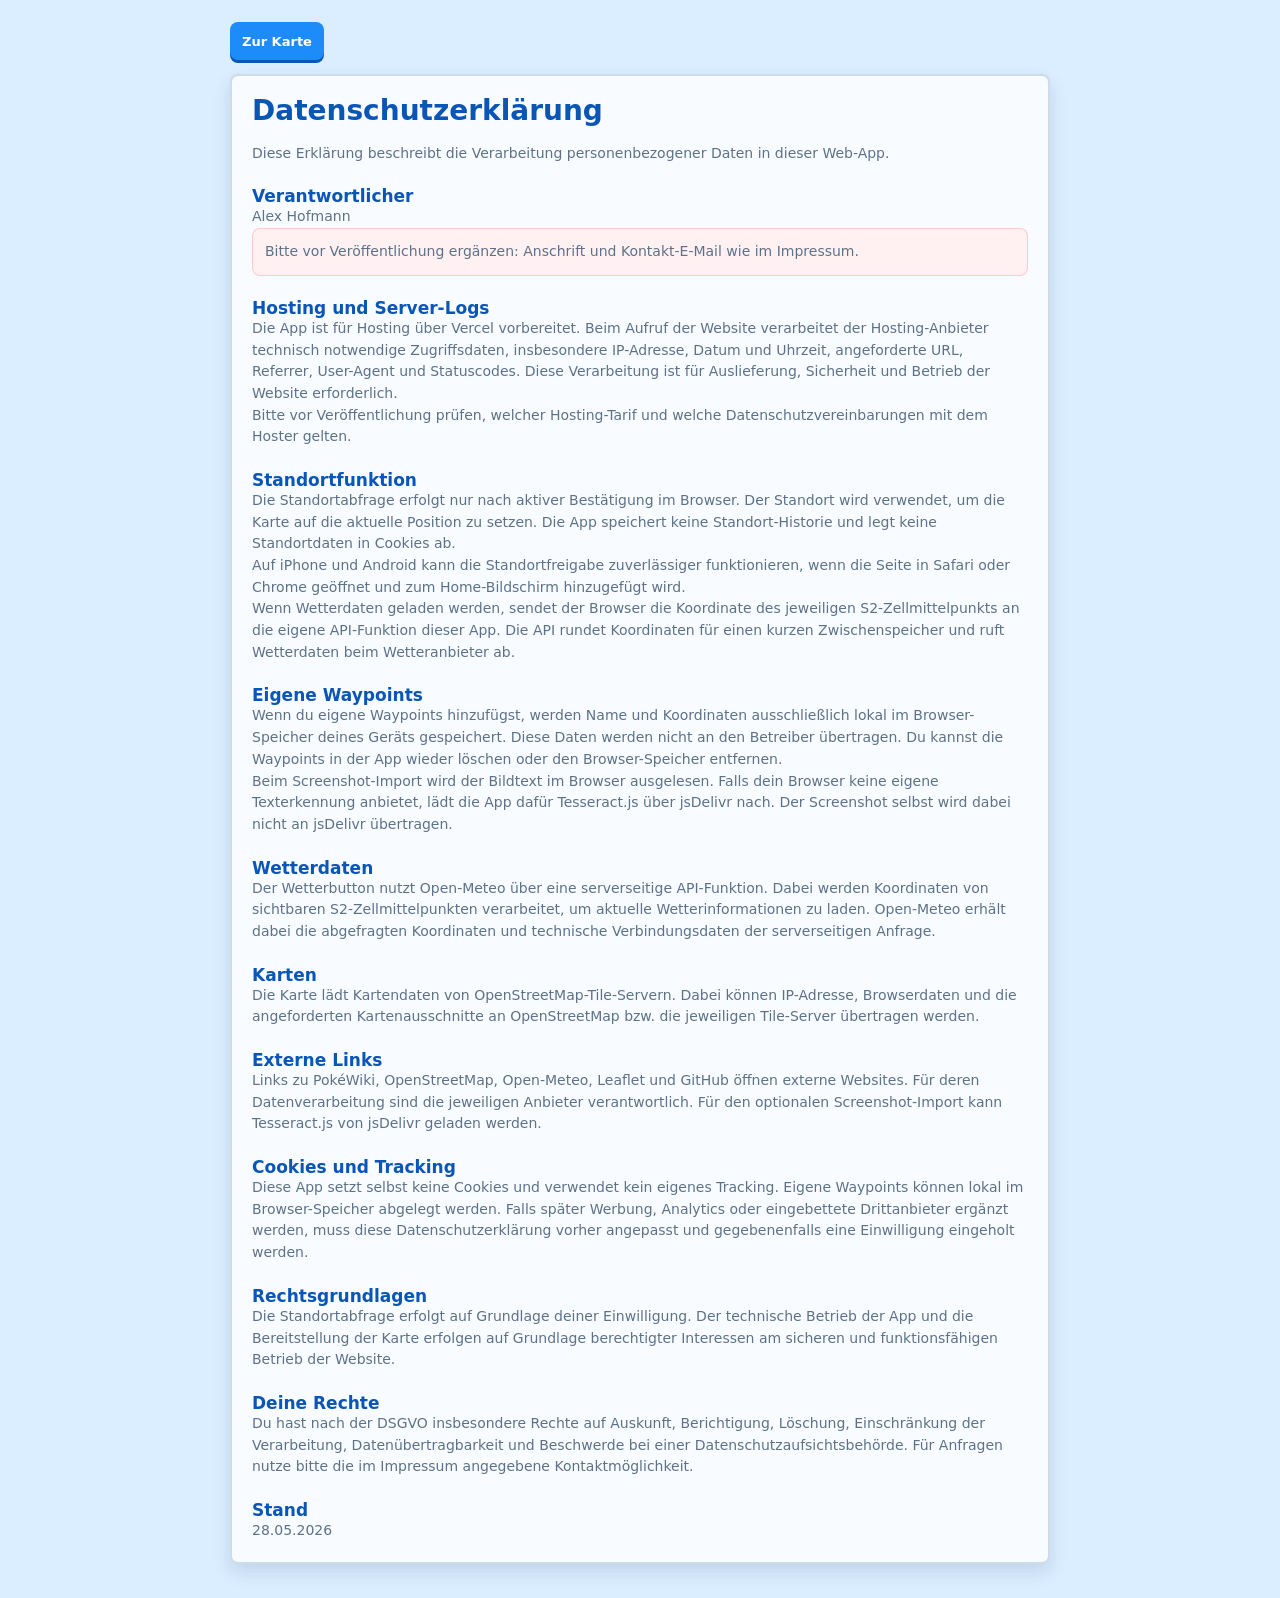
<file: s2-niantic-map/datenschutz.html>
<!doctype html>
<html lang="de">
  <head>
    <meta charset="utf-8" />
    <meta name="viewport" content="width=device-width, initial-scale=1, viewport-fit=cover" />
    <meta name="theme-color" content="#0f766e" />
    <title>Datenschutz · S2 Map für Pokémon GO</title>
    <script>
      (() => {
        try {
          const theme = localStorage.getItem("s2MapsTheme") || "auto";
          document.documentElement.dataset.theme = theme;
          if (theme === "dark" || (theme === "auto" && matchMedia("(prefers-color-scheme: dark)").matches)) {
            document.documentElement.classList.add("is-dark-theme");
          }
        } catch {
          document.documentElement.dataset.theme = "auto";
        }
      })();
    </script>
    <link rel="icon" href="icon.svg" type="image/svg+xml" />
    <link rel="stylesheet" href="styles.css" />
  </head>
  <body class="legal-page">
    <main class="legal-document">
      <a class="legal-back" href="index.html">Zur Karte</a>
      <article class="legal-card">
        <h1>Datenschutzerklärung</h1>
        <p>Diese Erklärung beschreibt die Verarbeitung personenbezogener Daten in dieser Web-App.</p>

        <section>
          <h2>Verantwortlicher</h2>
          <p>Alex Hofmann</p>
          <p class="legal-placeholder">Bitte vor Veröffentlichung ergänzen: Anschrift und Kontakt-E-Mail wie im Impressum.</p>
        </section>

        <section>
          <h2>Hosting und Server-Logs</h2>
          <p>Die App ist für Hosting über Vercel vorbereitet. Beim Aufruf der Website verarbeitet der Hosting-Anbieter technisch notwendige Zugriffsdaten, insbesondere IP-Adresse, Datum und Uhrzeit, angeforderte URL, Referrer, User-Agent und Statuscodes. Diese Verarbeitung ist für Auslieferung, Sicherheit und Betrieb der Website erforderlich.</p>
          <p>Bitte vor Veröffentlichung prüfen, welcher Hosting-Tarif und welche Datenschutzvereinbarungen mit dem Hoster gelten.</p>
        </section>

        <section>
          <h2>Standortfunktion</h2>
          <p>Die Standortabfrage erfolgt nur nach aktiver Bestätigung im Browser. Der Standort wird verwendet, um die Karte auf die aktuelle Position zu setzen. Die App speichert keine Standort-Historie und legt keine Standortdaten in Cookies ab.</p>
          <p>Auf iPhone und Android kann die Standortfreigabe zuverlässiger funktionieren, wenn die Seite in Safari oder Chrome geöffnet und zum Home-Bildschirm hinzugefügt wird.</p>
          <p>Wenn Wetterdaten geladen werden, sendet der Browser die Koordinate des jeweiligen S2-Zellmittelpunkts an die eigene API-Funktion dieser App. Die API rundet Koordinaten für einen kurzen Zwischenspeicher und ruft Wetterdaten beim Wetteranbieter ab.</p>
        </section>

        <section>
          <h2>Eigene Waypoints</h2>
          <p>Wenn du eigene Waypoints hinzufügst, werden Name und Koordinaten ausschließlich lokal im Browser-Speicher deines Geräts gespeichert. Diese Daten werden nicht an den Betreiber übertragen. Du kannst die Waypoints in der App wieder löschen oder den Browser-Speicher entfernen.</p>
          <p>Beim Screenshot-Import wird der Bildtext im Browser ausgelesen. Falls dein Browser keine eigene Texterkennung anbietet, lädt die App dafür Tesseract.js über jsDelivr nach. Der Screenshot selbst wird dabei nicht an jsDelivr übertragen.</p>
        </section>

        <section>
          <h2>Wetterdaten</h2>
          <p>Der Wetterbutton nutzt Open-Meteo über eine serverseitige API-Funktion. Dabei werden Koordinaten von sichtbaren S2-Zellmittelpunkten verarbeitet, um aktuelle Wetterinformationen zu laden. Open-Meteo erhält dabei die abgefragten Koordinaten und technische Verbindungsdaten der serverseitigen Anfrage.</p>
        </section>

        <section>
          <h2>Karten</h2>
          <p>Die Karte lädt Kartendaten von OpenStreetMap-Tile-Servern. Dabei können IP-Adresse, Browserdaten und die angeforderten Kartenausschnitte an OpenStreetMap bzw. die jeweiligen Tile-Server übertragen werden.</p>
        </section>

        <section>
          <h2>Externe Links</h2>
          <p>Links zu PokéWiki, OpenStreetMap, Open-Meteo, Leaflet und GitHub öffnen externe Websites. Für deren Datenverarbeitung sind die jeweiligen Anbieter verantwortlich. Für den optionalen Screenshot-Import kann Tesseract.js von jsDelivr geladen werden.</p>
        </section>

        <section>
          <h2>Cookies und Tracking</h2>
          <p>Diese App setzt selbst keine Cookies und verwendet kein eigenes Tracking. Eigene Waypoints können lokal im Browser-Speicher abgelegt werden. Falls später Werbung, Analytics oder eingebettete Drittanbieter ergänzt werden, muss diese Datenschutzerklärung vorher angepasst und gegebenenfalls eine Einwilligung eingeholt werden.</p>
        </section>

        <section>
          <h2>Rechtsgrundlagen</h2>
          <p>Die Standortabfrage erfolgt auf Grundlage deiner Einwilligung. Der technische Betrieb der App und die Bereitstellung der Karte erfolgen auf Grundlage berechtigter Interessen am sicheren und funktionsfähigen Betrieb der Website.</p>
        </section>

        <section>
          <h2>Deine Rechte</h2>
          <p>Du hast nach der DSGVO insbesondere Rechte auf Auskunft, Berichtigung, Löschung, Einschränkung der Verarbeitung, Datenübertragbarkeit und Beschwerde bei einer Datenschutzaufsichtsbehörde. Für Anfragen nutze bitte die im Impressum angegebene Kontaktmöglichkeit.</p>
        </section>

        <section>
          <h2>Stand</h2>
          <p>28.05.2026</p>
        </section>
      </article>
    </main>
  </body>
</html>
</file>
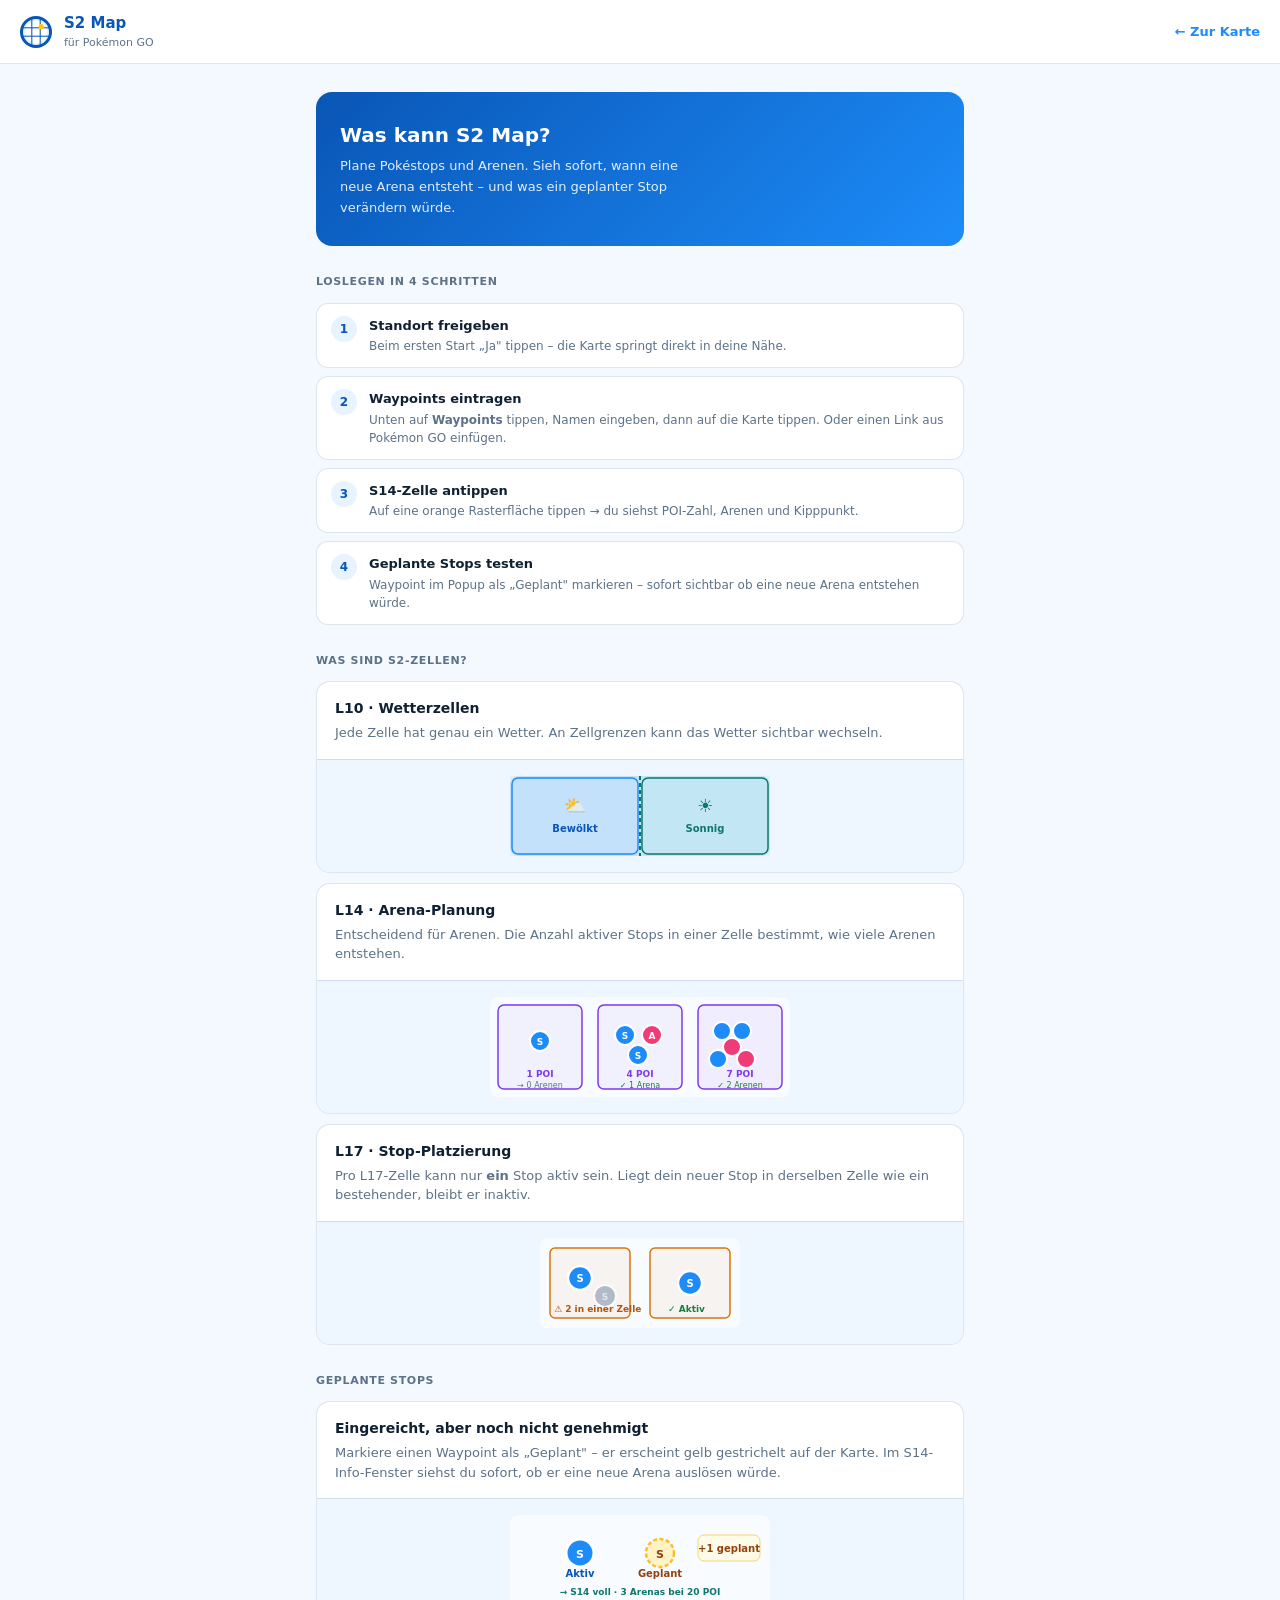
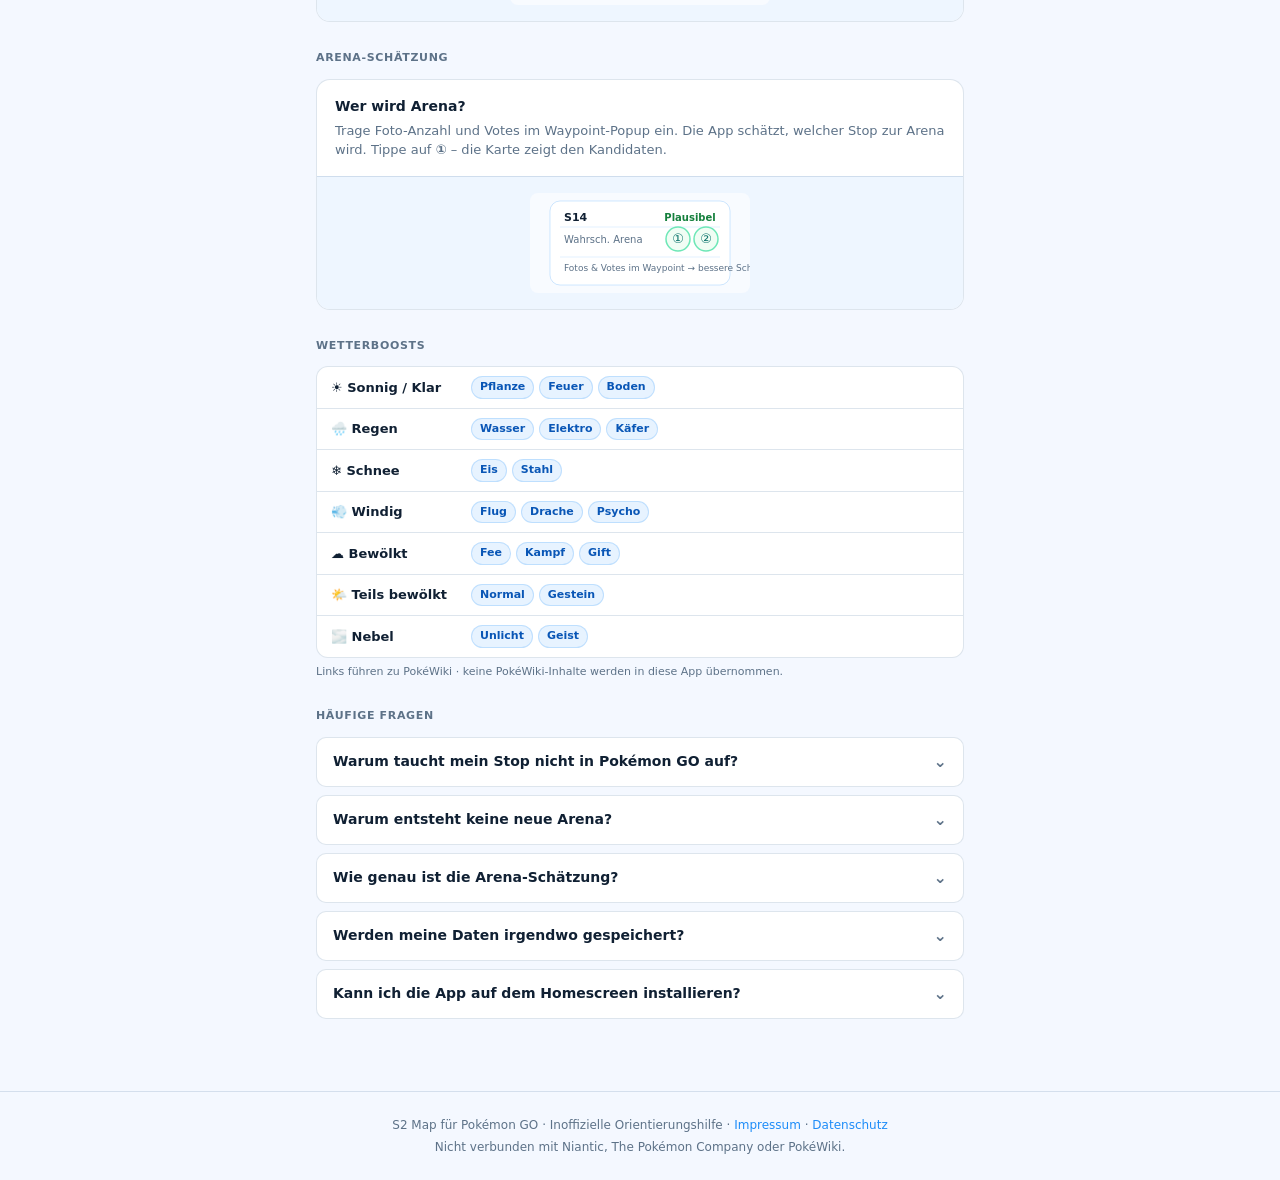
<file: s2-niantic-map/hilfe.html>
<!doctype html>
<html lang="de">
<head>
  <meta charset="utf-8" />
  <meta name="viewport" content="width=device-width, initial-scale=1" />
  <title>Hilfe · S2 Map für Pokémon GO</title>
  <script>
    (() => {
      try {
        const theme = localStorage.getItem("s2MapsTheme") || "auto";
        document.documentElement.dataset.theme = theme;
        if (theme === "dark" || (theme === "auto" && matchMedia("(prefers-color-scheme: dark)").matches)) {
          document.documentElement.classList.add("is-dark-theme");
        }
      } catch {
        document.documentElement.dataset.theme = "auto";
      }
    })();
  </script>
  <link rel="icon" href="icon.svg" type="image/svg+xml" />
  <style>
    :root {
      --blue: #0956b6; --blue-l: #1d8cf8; --blue-s: #e7f3ff;
      --teal: #0f766e; --teal-s: #f0fdf4;
      --amber: #d97706; --amber-s: #fefce8;
      --muted: #5d7288; --ink: #102033;
      --border: rgba(20,75,130,.14);
      font-family: Inter, ui-sans-serif, system-ui, -apple-system, sans-serif;
      color: var(--ink);
    }
    *,*::before,*::after{box-sizing:border-box;margin:0}
    body{background:#f4f8ff;line-height:1.5}

    nav{background:rgba(255,255,255,.95);backdrop-filter:blur(16px);border-bottom:1px solid var(--border);
      position:sticky;top:0;z-index:10;padding:12px 20px;display:flex;align-items:center;gap:12px}
    .logo{width:32px;height:32px;border-radius:50%;border:3px solid var(--blue);flex-shrink:0;
      background:radial-gradient(circle at 70% 30%,#ffcb05 0 10%,transparent 11%),
        linear-gradient(90deg,transparent 0 30%,rgba(9,86,182,.7)31% 36%,transparent 37% 63%,rgba(9,86,182,.7)64% 69%,transparent 70%),
        linear-gradient(0deg,transparent 0 30%,rgba(9,86,182,.7)31% 36%,transparent 37% 63%,rgba(9,86,182,.7)64% 69%,transparent 70%),
        radial-gradient(circle,#fff 0 58%,#e7f3ff 59% 100%)}
    nav h1{font-size:15px;font-weight:700;color:var(--blue)}
    nav p{font-size:11px;color:var(--muted)}
    nav a{margin-left:auto;font-size:13px;font-weight:600;color:var(--blue-l);text-decoration:none;white-space:nowrap}

    main{max-width:680px;margin:0 auto;padding:28px 16px 64px}

    .hero{background:linear-gradient(135deg,var(--blue) 0%,#1d8cf8 100%);border-radius:16px;
      padding:28px 24px;color:#fff;margin-bottom:28px}
    .hero h2{font-size:20px;font-weight:700;margin-bottom:6px}
    .hero p{font-size:13px;opacity:.88;line-height:1.6;max-width:44ch}

    h3.sec{font-size:11px;font-weight:700;color:var(--muted);text-transform:uppercase;
      letter-spacing:.06em;margin:28px 0 12px}

    /* ── visual card ── */
    .vcard{background:#fff;border:1px solid var(--border);border-radius:14px;
      overflow:hidden;margin-bottom:10px}
    .vcard-body{padding:16px 18px}
    .vcard-body h4{font-size:14px;font-weight:700;margin-bottom:4px}
    .vcard-body p{font-size:13px;color:var(--muted);line-height:1.5}
    .vcard-mock{background:#eef6ff;border-top:1px solid var(--border);padding:16px;
      display:flex;justify-content:center}

    /* ── steps ── */
    .steps{display:grid;gap:8px}
    .step{background:#fff;border:1px solid var(--border);border-radius:12px;
      padding:12px 14px;display:flex;gap:12px;align-items:flex-start}
    .sn{width:26px;height:26px;border-radius:50%;background:var(--blue-s);color:var(--blue);
      font-size:12px;font-weight:700;display:grid;place-items:center;flex-shrink:0}
    .step h4{font-size:13px;font-weight:700;margin-bottom:2px}
    .step p{font-size:12px;color:var(--muted)}

    /* ── boost table ── */
    .btable{background:#fff;border:1px solid var(--border);border-radius:12px;overflow:hidden}
    .brow{display:flex;align-items:center;gap:10px;padding:9px 14px;border-bottom:1px solid var(--border)}
    .brow:last-child{border-bottom:none}
    .wlabel{font-size:13px;font-weight:600;min-width:130px;flex-shrink:0}
    .tlinks{display:flex;gap:5px;flex-wrap:wrap}
    .tlinks a{font-size:11px;font-weight:600;color:var(--blue);background:var(--blue-s);
      padding:2px 8px;border-radius:99px;text-decoration:none;border:1px solid rgba(29,140,248,.2);white-space:nowrap}
    .tlinks a:hover{background:#d0e8ff}

    /* ── faq ── */
    details{background:#fff;border:1px solid var(--border);border-radius:10px;margin-bottom:8px}
    summary{padding:12px 16px;cursor:pointer;font-size:14px;font-weight:600;list-style:none;
      display:flex;justify-content:space-between;align-items:center}
    summary::after{content:"⌄";color:var(--muted);font-size:16px;transition:transform 160ms}
    details[open] summary::after{transform:rotate(180deg)}
    details .dp{padding:0 16px 13px;font-size:13px;color:var(--muted);line-height:1.6}

    footer{text-align:center;padding:24px 16px;font-size:12px;color:var(--muted);
      border-top:1px solid var(--border)}
    footer a{color:var(--blue-l);text-decoration:none}

    @media (prefers-color-scheme: dark) {
      :root:not([data-theme="light"]) {
        --blue:#84bfff; --blue-l:#5ba3f5; --blue-s:rgba(91,163,245,.16);
        --teal:#33d1a0; --teal-s:rgba(51,209,160,.12);
        --amber:#fbbf24; --amber-s:rgba(251,191,36,.12);
        --muted:#95abc2; --ink:#d9ecff;
        --border:rgba(115,176,245,.22);
      }
      :root:not([data-theme="light"]) body{background:#0c1422}
      :root:not([data-theme="light"]) nav,
      :root:not([data-theme="light"]) .vcard,
      :root:not([data-theme="light"]) .step,
      :root:not([data-theme="light"]) .btable,
      :root:not([data-theme="light"]) details{background:rgba(14,24,40,.96)}
      :root:not([data-theme="light"]) .vcard-mock{background:rgba(255,255,255,.045)}
      :root:not([data-theme="light"]) .hero{background:linear-gradient(135deg,#123b66 0%,#0f766e 100%)}
    }

    :root[data-theme="dark"] {
      --blue:#84bfff; --blue-l:#5ba3f5; --blue-s:rgba(91,163,245,.16);
      --teal:#33d1a0; --teal-s:rgba(51,209,160,.12);
      --amber:#fbbf24; --amber-s:rgba(251,191,36,.12);
      --muted:#95abc2; --ink:#d9ecff;
      --border:rgba(115,176,245,.22);
      color-scheme: dark;
    }

    :root[data-theme="dark"] body{background:#0c1422}
    :root[data-theme="dark"] nav,
    :root[data-theme="dark"] .vcard,
    :root[data-theme="dark"] .step,
    :root[data-theme="dark"] .btable,
    :root[data-theme="dark"] details{background:rgba(14,24,40,.96)}
    :root[data-theme="dark"] .vcard-mock{background:rgba(255,255,255,.045)}
    :root[data-theme="dark"] .hero{background:linear-gradient(135deg,#123b66 0%,#0f766e 100%)}
  </style>
</head>
<body>

<nav>
  <div class="logo"></div>
  <div><h1>S2 Map</h1><p>für Pokémon GO</p></div>
  <a href="index.html">← Zur Karte</a>
</nav>

<main>

<div class="hero">
  <h2>Was kann S2 Map?</h2>
  <p>Plane Pokéstops und Arenen. Sieh sofort, wann eine neue Arena entsteht – und was ein geplanter Stop verändern würde.</p>
</div>

<!-- ── Schnellstart ── -->
<h3 class="sec">Loslegen in 4 Schritten</h3>
<div class="steps">
  <div class="step">
    <div class="sn">1</div>
    <div>
      <h4>Standort freigeben</h4>
      <p>Beim ersten Start „Ja" tippen – die Karte springt direkt in deine Nähe.</p>
    </div>
  </div>
  <div class="step">
    <div class="sn">2</div>
    <div>
      <h4>Waypoints eintragen</h4>
      <p>Unten auf <strong>Waypoints</strong> tippen, Namen eingeben, dann auf die Karte tippen. Oder einen Link aus Pokémon GO einfügen.</p>
    </div>
  </div>
  <div class="step">
    <div class="sn">3</div>
    <div>
      <h4>S14-Zelle antippen</h4>
      <p>Auf eine orange Rasterfläche tippen → du siehst POI-Zahl, Arenen und Kipppunkt.</p>
    </div>
  </div>
  <div class="step">
    <div class="sn">4</div>
    <div>
      <h4>Geplante Stops testen</h4>
      <p>Waypoint im Popup als „Geplant" markieren – sofort sichtbar ob eine neue Arena entstehen würde.</p>
    </div>
  </div>
</div>

<!-- ── S2-Zellen ── -->
<h3 class="sec">Was sind S2-Zellen?</h3>

<div class="vcard">
  <div class="vcard-body">
    <h4>L10 · Wetterzellen</h4>
    <p>Jede Zelle hat genau ein Wetter. An Zellgrenzen kann das Wetter sichtbar wechseln.</p>
  </div>
  <div class="vcard-mock">
    <svg width="260" height="80" viewBox="0 0 260 80" fill="none" xmlns="http://www.w3.org/2000/svg">
      <rect width="260" height="80" fill="#cfe7fb" rx="8"/>
      <rect x="0" y="0" width="130" height="80" fill="rgba(29,140,248,.06)"/>
      <rect x="130" y="0" width="130" height="80" fill="rgba(51,209,160,.08)"/>
      <line x1="130" y1="0" x2="130" y2="80" stroke="#0f766e" stroke-width="2" stroke-dasharray="4,3"/>
      <rect x="2" y="2" width="126" height="76" rx="6" stroke="#1d8cf8" stroke-width="1.5" fill="none"/>
      <rect x="132" y="2" width="126" height="76" rx="6" stroke="#0f766e" stroke-width="1.5" fill="none"/>
      <text x="65" y="36" text-anchor="middle" font-size="18" fill="#1d8cf8">⛅</text>
      <text x="65" y="56" text-anchor="middle" font-size="10" fill="#0956b6" font-weight="600">Bewölkt</text>
      <text x="195" y="36" text-anchor="middle" font-size="18" fill="#0f766e">☀️</text>
      <text x="195" y="56" text-anchor="middle" font-size="10" fill="#0f766e" font-weight="600">Sonnig</text>
    </svg>
  </div>
</div>

<div class="vcard">
  <div class="vcard-body">
    <h4>L14 · Arena-Planung</h4>
    <p>Entscheidend für Arenen. Die Anzahl aktiver Stops in einer Zelle bestimmt, wie viele Arenen entstehen.</p>
  </div>
  <div class="vcard-mock">
    <svg width="300" height="100" viewBox="0 0 300 100" fill="none" xmlns="http://www.w3.org/2000/svg">
      <rect width="300" height="100" fill="#f8fbff" rx="8"/>
      <!-- Zelle 1: 1 POI -->
      <rect x="8" y="8" width="84" height="84" rx="6" stroke="#7c3aed" stroke-width="1.5" fill="rgba(124,58,237,.05)"/>
      <circle cx="50" cy="44" r="10" fill="#1d8cf8" stroke="white" stroke-width="2"/>
      <text x="50" y="48" text-anchor="middle" font-size="9" fill="white" font-weight="700">S</text>
      <text x="50" y="80" text-anchor="middle" font-size="9" fill="#7c3aed" font-weight="700">1 POI</text>
      <text x="50" y="91" text-anchor="middle" font-size="8" fill="#5d7288">→ 0 Arenen</text>
      <!-- Zelle 2: 4 POI -->
      <rect x="108" y="8" width="84" height="84" rx="6" stroke="#7c3aed" stroke-width="1.5" fill="rgba(124,58,237,.05)"/>
      <circle cx="135" cy="38" r="10" fill="#1d8cf8" stroke="white" stroke-width="2"/>
      <text x="135" y="42" text-anchor="middle" font-size="9" fill="white" font-weight="700">S</text>
      <circle cx="162" cy="38" r="10" fill="#ef3b78" stroke="white" stroke-width="2"/>
      <text x="162" y="42" text-anchor="middle" font-size="9" fill="white" font-weight="700">A</text>
      <circle cx="148" cy="58" r="10" fill="#1d8cf8" stroke="white" stroke-width="2"/>
      <text x="148" y="62" text-anchor="middle" font-size="9" fill="white" font-weight="700">S</text>
      <text x="150" y="80" text-anchor="middle" font-size="9" fill="#7c3aed" font-weight="700">4 POI</text>
      <text x="150" y="91" text-anchor="middle" font-size="8" fill="#15803d">✓ 1 Arena</text>
      <!-- Zelle 3: 7 POI -->
      <rect x="208" y="8" width="84" height="84" rx="6" stroke="#7c3aed" stroke-width="1.5" fill="rgba(124,58,237,.07)"/>
      <circle cx="232" cy="34" r="9" fill="#1d8cf8" stroke="white" stroke-width="2"/>
      <circle cx="252" cy="34" r="9" fill="#1d8cf8" stroke="white" stroke-width="2"/>
      <circle cx="242" cy="50" r="9" fill="#ef3b78" stroke="white" stroke-width="2"/>
      <circle cx="228" cy="62" r="9" fill="#1d8cf8" stroke="white" stroke-width="2"/>
      <circle cx="256" cy="62" r="9" fill="#ef3b78" stroke="white" stroke-width="2"/>
      <text x="250" y="80" text-anchor="middle" font-size="9" fill="#7c3aed" font-weight="700">7 POI</text>
      <text x="250" y="91" text-anchor="middle" font-size="8" fill="#15803d">✓ 2 Arenen</text>
    </svg>
  </div>
</div>

<div class="vcard">
  <div class="vcard-body">
    <h4>L17 · Stop-Platzierung</h4>
    <p>Pro L17-Zelle kann nur <strong>ein</strong> Stop aktiv sein. Liegt dein neuer Stop in derselben Zelle wie ein bestehender, bleibt er inaktiv.</p>
  </div>
  <div class="vcard-mock">
    <svg width="200" height="90" viewBox="0 0 200 90" fill="none" xmlns="http://www.w3.org/2000/svg">
      <rect width="200" height="90" fill="#f8fbff" rx="8"/>
      <rect x="10" y="10" width="80" height="70" rx="5" stroke="#d97706" stroke-width="1.5" fill="rgba(217,119,6,.06)"/>
      <rect x="110" y="10" width="80" height="70" rx="5" stroke="#d97706" stroke-width="1.5" fill="rgba(217,119,6,.06)"/>
      <!-- Zelle links: 2 Stops, einer inaktiv -->
      <circle cx="40" cy="40" r="12" fill="#1d8cf8" stroke="white" stroke-width="2.5"/>
      <text x="40" y="44" text-anchor="middle" font-size="10" fill="white" font-weight="700">S</text>
      <circle cx="65" cy="58" r="11" fill="#94a3b8" stroke="white" stroke-width="2" opacity=".7"/>
      <text x="65" y="62" text-anchor="middle" font-size="9" fill="#e2e8f0" font-weight="700">S</text>
      <text x="14" y="74" font-size="9" fill="#b45309" font-weight="600">⚠ 2 in einer Zelle</text>
      <!-- Zelle rechts: 1 Stop, aktiv -->
      <circle cx="150" cy="45" r="12" fill="#1d8cf8" stroke="white" stroke-width="2.5"/>
      <text x="150" y="49" text-anchor="middle" font-size="10" fill="white" font-weight="700">S</text>
      <text x="128" y="74" font-size="9" fill="#15803d" font-weight="600">✓ Aktiv</text>
    </svg>
  </div>
</div>

<!-- ── Geplante Stops ── -->
<h3 class="sec">Geplante Stops</h3>
<div class="vcard">
  <div class="vcard-body">
    <h4>Eingereicht, aber noch nicht genehmigt</h4>
    <p>Markiere einen Waypoint als „Geplant" – er erscheint gelb gestrichelt auf der Karte. Im S14-Info-Fenster siehst du sofort, ob er eine neue Arena auslösen würde.</p>
  </div>
  <div class="vcard-mock">
    <svg width="260" height="90" viewBox="0 0 260 90" fill="none" xmlns="http://www.w3.org/2000/svg">
      <rect width="260" height="90" fill="#f8fbff" rx="8"/>
      <!-- Aktiver Stop -->
      <circle cx="70" cy="38" r="14" fill="#1d8cf8" stroke="white" stroke-width="3"/>
      <text x="70" y="43" text-anchor="middle" font-size="11" fill="white" font-weight="700">S</text>
      <text x="70" y="62" text-anchor="middle" font-size="10" fill="#0956b6" font-weight="600">Aktiv</text>
      <!-- Geplanter Stop -->
      <circle cx="150" cy="38" r="14" fill="#fef3c7" stroke="#fbbf24" stroke-width="2.5" stroke-dasharray="4,2.5"/>
      <text x="150" y="43" text-anchor="middle" font-size="11" fill="#92400e" font-weight="700">S</text>
      <text x="150" y="62" text-anchor="middle" font-size="10" fill="#92400e" font-weight="600">Geplant</text>
      <!-- Delta badge -->
      <rect x="188" y="20" width="62" height="26" rx="6" fill="#fefce8" stroke="#f3d577" stroke-width="1"/>
      <text x="219" y="37" text-anchor="middle" font-size="10" fill="#92400e" font-weight="700">+1 geplant</text>
      <text x="130" y="80" text-anchor="middle" font-size="9" fill="#0f766e" font-weight="600">→ S14 voll · 3 Arenas bei 20 POI</text>
    </svg>
  </div>
</div>

<!-- ── Arena-Schätzung ── -->
<h3 class="sec">Arena-Schätzung</h3>
<div class="vcard">
  <div class="vcard-body">
    <h4>Wer wird Arena?</h4>
    <p>Trage Foto-Anzahl und Votes im Waypoint-Popup ein. Die App schätzt, welcher Stop zur Arena wird. Tippe auf <strong>①</strong> – die Karte zeigt den Kandidaten.</p>
  </div>
  <div class="vcard-mock">
    <svg width="220" height="100" viewBox="0 0 220 100" fill="none" xmlns="http://www.w3.org/2000/svg">
      <rect width="220" height="100" fill="#f8fbff" rx="8"/>
      <!-- popup card -->
      <rect x="20" y="8" width="180" height="84" rx="10" fill="white" stroke="rgba(29,140,248,.2)" stroke-width="1"/>
      <text x="34" y="28" font-size="11" fill="#102033" font-weight="700">S14</text>
      <text x="160" y="28" text-anchor="middle" font-size="10" fill="#15803d" font-weight="700">Plausibel</text>
      <line x1="30" y1="34" x2="190" y2="34" stroke="rgba(29,140,248,.12)" stroke-width="1"/>
      <text x="34" y="50" font-size="10" fill="#5d7288">Wahrsch. Arena</text>
      <!-- chip 1 -->
      <circle cx="148" cy="46" r="12" fill="#f0fdf4" stroke="#6ee7b7" stroke-width="1.5"/>
      <text x="148" y="50" text-anchor="middle" font-size="13" fill="#0f766e">①</text>
      <!-- chip 2 -->
      <circle cx="176" cy="46" r="12" fill="#f0fdf4" stroke="#6ee7b7" stroke-width="1.5"/>
      <text x="176" y="50" text-anchor="middle" font-size="13" fill="#0f766e">②</text>
      <line x1="30" y1="64" x2="190" y2="64" stroke="rgba(29,140,248,.12)" stroke-width="1"/>
      <text x="34" y="78" font-size="9" fill="#5d7288">Fotos &amp; Votes im Waypoint → bessere Schätzung</text>
    </svg>
  </div>
</div>

<!-- ── Wetterboosts ── -->
<h3 class="sec">Wetterboosts</h3>
<div class="btable">
  <div class="brow"><span class="wlabel">☀️ Sonnig / Klar</span><span class="tlinks"><a href="https://www.pokewiki.de/Pflanze" target="_blank" rel="noreferrer">Pflanze</a><a href="https://www.pokewiki.de/Feuer" target="_blank" rel="noreferrer">Feuer</a><a href="https://www.pokewiki.de/Boden" target="_blank" rel="noreferrer">Boden</a></span></div>
  <div class="brow"><span class="wlabel">🌧️ Regen</span><span class="tlinks"><a href="https://www.pokewiki.de/Wasser" target="_blank" rel="noreferrer">Wasser</a><a href="https://www.pokewiki.de/Elektro" target="_blank" rel="noreferrer">Elektro</a><a href="https://www.pokewiki.de/K%C3%A4fer" target="_blank" rel="noreferrer">Käfer</a></span></div>
  <div class="brow"><span class="wlabel">❄️ Schnee</span><span class="tlinks"><a href="https://www.pokewiki.de/Eis" target="_blank" rel="noreferrer">Eis</a><a href="https://www.pokewiki.de/Stahl" target="_blank" rel="noreferrer">Stahl</a></span></div>
  <div class="brow"><span class="wlabel">💨 Windig</span><span class="tlinks"><a href="https://www.pokewiki.de/Flug" target="_blank" rel="noreferrer">Flug</a><a href="https://www.pokewiki.de/Drache" target="_blank" rel="noreferrer">Drache</a><a href="https://www.pokewiki.de/Psycho" target="_blank" rel="noreferrer">Psycho</a></span></div>
  <div class="brow"><span class="wlabel">☁️ Bewölkt</span><span class="tlinks"><a href="https://www.pokewiki.de/Fee" target="_blank" rel="noreferrer">Fee</a><a href="https://www.pokewiki.de/Kampf" target="_blank" rel="noreferrer">Kampf</a><a href="https://www.pokewiki.de/Gift" target="_blank" rel="noreferrer">Gift</a></span></div>
  <div class="brow"><span class="wlabel">🌤️ Teils bewölkt</span><span class="tlinks"><a href="https://www.pokewiki.de/Normal" target="_blank" rel="noreferrer">Normal</a><a href="https://www.pokewiki.de/Gestein" target="_blank" rel="noreferrer">Gestein</a></span></div>
  <div class="brow"><span class="wlabel">🌫️ Nebel</span><span class="tlinks"><a href="https://www.pokewiki.de/Unlicht" target="_blank" rel="noreferrer">Unlicht</a><a href="https://www.pokewiki.de/Geist" target="_blank" rel="noreferrer">Geist</a></span></div>
</div>
<p style="font-size:11px;color:var(--muted);margin-top:6px">Links führen zu PokéWiki · keine PokéWiki-Inhalte werden in diese App übernommen.</p>

<!-- ── FAQ ── -->
<h3 class="sec">Häufige Fragen</h3>

<details>
  <summary>Warum taucht mein Stop nicht in Pokémon GO auf?</summary>
  <p class="dp">Pro L17-Zelle kann nur ein Stop aktiv sein. Liegt dein Stop in derselben kleinen Zelle wie ein bestehender, bleibt er inaktiv. Wähle eine freie Zelle für deinen nächsten Vorschlag.</p>
</details>
<details>
  <summary>Warum entsteht keine neue Arena?</summary>
  <p class="dp">Die Schwellen sind 2, 6 und 20 aktive POI in einer L14-Zelle. Nur echte aktive Stops zählen – inaktive nicht. Das S14-Info-Fenster zeigt die genaue Zahl.</p>
</details>
<details>
  <summary>Wie genau ist die Arena-Schätzung?</summary>
  <p class="dp">Waypoints mit mehr Fotos und Votes werden laut Community-Erfahrung bevorzugt als Arena ausgewählt. Niantic veröffentlicht keinen offiziellen Algorithmus – die Schätzung ist ein Anhaltspunkt, keine Garantie.</p>
</details>
<details>
  <summary>Werden meine Daten irgendwo gespeichert?</summary>
  <p class="dp">Nein. Alle Waypoints bleiben ausschließlich lokal auf deinem Gerät. Keine Anmeldung, keine Cloud.</p>
</details>
<details>
  <summary>Kann ich die App auf dem Homescreen installieren?</summary>
  <p class="dp">Ja. iPhone: Safari → Teilen → „Zum Homescreen". Android: Chrome → Menü → „App installieren".</p>
</details>

</main>

<footer>
  <p>S2 Map für Pokémon GO · Inoffizielle Orientierungshilfe · <a href="impressum.html">Impressum</a> · <a href="datenschutz.html">Datenschutz</a></p>
  <p style="margin-top:4px">Nicht verbunden mit Niantic, The Pokémon Company oder PokéWiki.</p>
</footer>

</body>
</html>
</file>
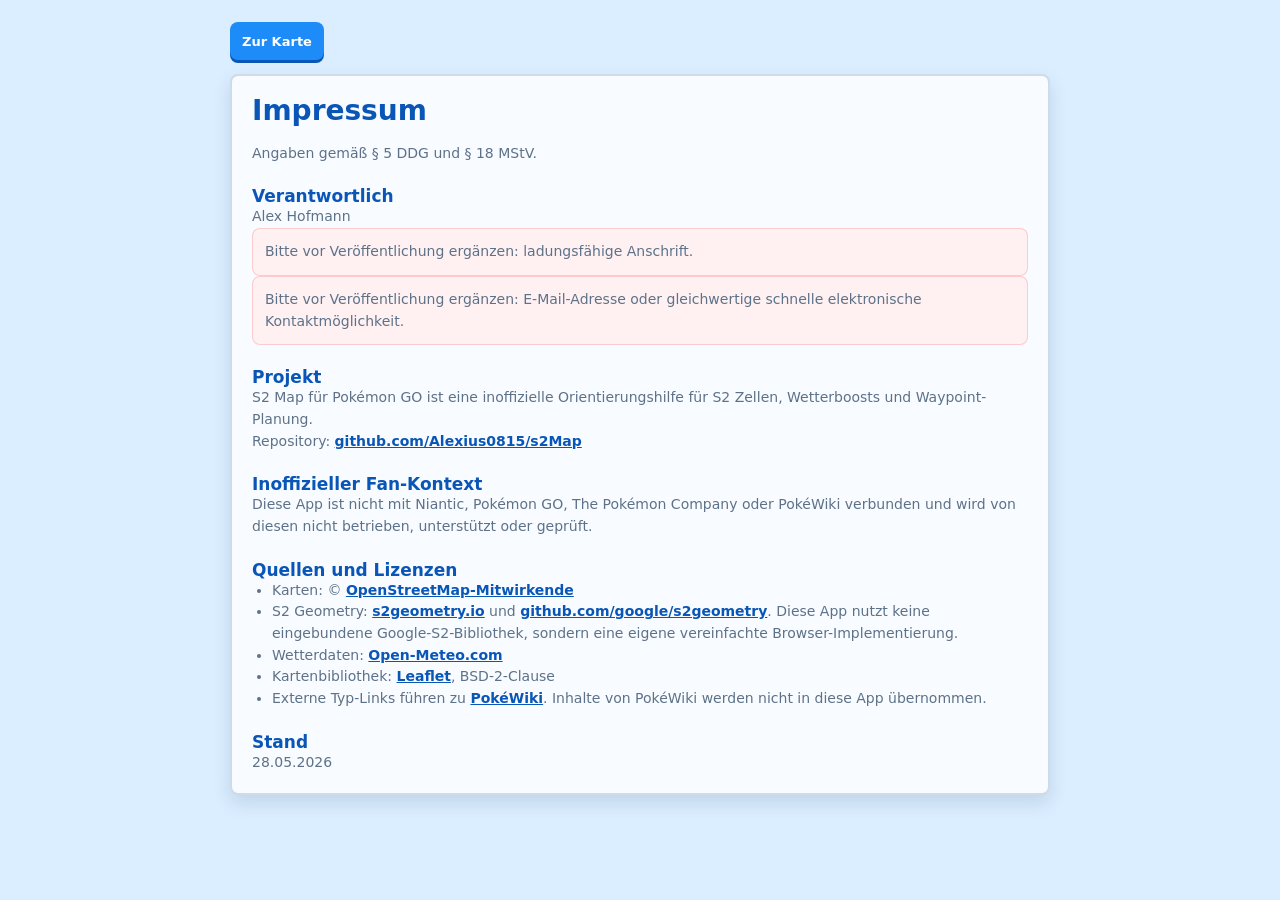
<file: s2-niantic-map/impressum.html>
<!doctype html>
<html lang="de">
  <head>
    <meta charset="utf-8" />
    <meta name="viewport" content="width=device-width, initial-scale=1, viewport-fit=cover" />
    <meta name="theme-color" content="#0f766e" />
    <title>Impressum · S2 Map für Pokémon GO</title>
    <script>
      (() => {
        try {
          const theme = localStorage.getItem("s2MapsTheme") || "auto";
          document.documentElement.dataset.theme = theme;
          if (theme === "dark" || (theme === "auto" && matchMedia("(prefers-color-scheme: dark)").matches)) {
            document.documentElement.classList.add("is-dark-theme");
          }
        } catch {
          document.documentElement.dataset.theme = "auto";
        }
      })();
    </script>
    <link rel="icon" href="icon.svg" type="image/svg+xml" />
    <link rel="stylesheet" href="styles.css" />
  </head>
  <body class="legal-page">
    <main class="legal-document">
      <a class="legal-back" href="index.html">Zur Karte</a>
      <article class="legal-card">
        <h1>Impressum</h1>
        <p>Angaben gemäß § 5 DDG und § 18 MStV.</p>

        <section>
          <h2>Verantwortlich</h2>
          <p>Alex Hofmann</p>
          <p class="legal-placeholder">Bitte vor Veröffentlichung ergänzen: ladungsfähige Anschrift.</p>
          <p class="legal-placeholder">Bitte vor Veröffentlichung ergänzen: E-Mail-Adresse oder gleichwertige schnelle elektronische Kontaktmöglichkeit.</p>
        </section>

        <section>
          <h2>Projekt</h2>
          <p>S2 Map für Pokémon GO ist eine inoffizielle Orientierungshilfe für S2 Zellen, Wetterboosts und Waypoint-Planung.</p>
          <p>Repository: <a href="https://github.com/Alexius0815/s2Map" target="_blank" rel="noreferrer">github.com/Alexius0815/s2Map</a></p>
        </section>

        <section>
          <h2>Inoffizieller Fan-Kontext</h2>
          <p>Diese App ist nicht mit Niantic, Pokémon GO, The Pokémon Company oder PokéWiki verbunden und wird von diesen nicht betrieben, unterstützt oder geprüft.</p>
        </section>

        <section>
          <h2>Quellen und Lizenzen</h2>
          <ul>
            <li>Karten: © <a href="https://www.openstreetmap.org/copyright" target="_blank" rel="noreferrer">OpenStreetMap-Mitwirkende</a></li>
            <li>S2 Geometry: <a href="https://s2geometry.io/" target="_blank" rel="noreferrer">s2geometry.io</a> und <a href="https://github.com/google/s2geometry" target="_blank" rel="noreferrer">github.com/google/s2geometry</a>. Diese App nutzt keine eingebundene Google-S2-Bibliothek, sondern eine eigene vereinfachte Browser-Implementierung.</li>
            <li>Wetterdaten: <a href="https://open-meteo.com/" target="_blank" rel="noreferrer">Open-Meteo.com</a></li>
            <li>Kartenbibliothek: <a href="https://leafletjs.com/" target="_blank" rel="noreferrer">Leaflet</a>, BSD-2-Clause</li>
            <li>Externe Typ-Links führen zu <a href="https://www.pokewiki.de/" target="_blank" rel="noreferrer">PokéWiki</a>. Inhalte von PokéWiki werden nicht in diese App übernommen.</li>
          </ul>
        </section>

        <section>
          <h2>Stand</h2>
          <p>28.05.2026</p>
        </section>
      </article>
    </main>
  </body>
</html>
</file>
<file: s2-niantic-map/styles.css>
:root {
  color-scheme: light dark;
  --ink: #102033;
  --muted: #5d7288;
  --surface: rgba(255, 255, 255, 0.92);
  --surface-solid: #ffffff;
  --line: rgba(20, 75, 130, 0.18);
  --shadow: 0 18px 42px rgba(12, 47, 92, 0.2);
  --accent: #1d8cf8;
  --accent-strong: #0956b6;
  --accent-soft: #e7f3ff;
  --spark: #ffcb05;
  --spark-strong: #f2a900;
  --danger: #ef4444;
  --app-bg: #dbeeff;
  --map-bg: #cfe7fb;
  --panel-bg: rgba(255, 255, 255, 0.94);
  --panel-bg-strong: rgba(255, 255, 255, 0.97);
  --panel-card: #f8fbff;
  --panel-card-soft: rgba(255, 255, 255, 0.72);
  --input-bg: #ffffff;
  --chip-bg: #e7f3ff;
  --control-bg: rgba(255, 255, 255, 0.92);
  --control-bg-hover: #ffffff;
  --button-bg: #1d8cf8;
  --button-shadow: #0956b6;
  --inverse-ink: #ffffff;
  --focus-ring: rgba(255, 203, 5, 0.32);
  --map-tile-filter: none;
  --legal-bg: #dbeeff;
  --placeholder-bg: #fff1f2;
  --placeholder-ink: #991b1b;
  --status-next-bg: rgba(255, 255, 255, 0.94);
  --status-near-bg: rgba(255, 250, 240, 0.95);
  --status-ok-bg: rgba(240, 253, 244, 0.95);
  --status-over-bg: rgba(255, 245, 245, 0.96);
  --status-next-ink: #4c1d95;
  --status-near-ink: #92400e;
  --status-ok-ink: #166534;
  --status-over-ink: #991b1b;
  font-family:
    Inter, ui-sans-serif, system-ui, -apple-system, BlinkMacSystemFont, "Segoe UI", sans-serif;
}

* {
  box-sizing: border-box;
}

html,
body,
.app-shell,
.map-stage,
#map {
  min-height: 100%;
  height: 100%;
}

.map-stage {
}

body {
  margin: 0;
  color: var(--ink);
  background: var(--app-bg);
}

.leaflet-pane,
.leaflet-tile,
.leaflet-marker-icon,
.leaflet-marker-shadow,
.leaflet-tile-container,
.leaflet-pane > svg,
.leaflet-pane > canvas,
.leaflet-zoom-box,
.leaflet-image-layer,
.leaflet-layer {
  position: absolute;
  left: 0;
  top: 0;
}

.leaflet-container {
  overflow: hidden;
  position: relative;
  touch-action: pan-x pan-y;
  font-family: inherit;
}

.leaflet-tile,
.leaflet-marker-icon,
.leaflet-marker-shadow {
  user-select: none;
  -webkit-user-drag: none;
}

.leaflet-tile {
  width: 256px;
  height: 256px;
}

.leaflet-pane {
  z-index: 400;
}

.leaflet-tile-pane {
  z-index: 200;
}

.leaflet-overlay-pane {
  z-index: 400;
}

.leaflet-shadow-pane {
  z-index: 500;
}

.leaflet-marker-pane {
  z-index: 600;
}

.leaflet-tooltip-pane {
  z-index: 690;
}

.leaflet-popup-pane {
  z-index: 700;
}

.leaflet-map-pane canvas,
.leaflet-map-pane svg {
  z-index: 200;
}

.leaflet-control {
  position: relative;
  z-index: 800;
  pointer-events: auto;
}

.leaflet-top,
.leaflet-bottom {
  position: absolute;
  z-index: 1000;
  pointer-events: none;
}

.leaflet-top {
  top: 0;
}

.leaflet-right {
  right: 0;
}

.leaflet-bottom {
  bottom: 0;
}

.leaflet-left {
  left: 0;
}

.leaflet-control {
  float: left;
  clear: both;
}

.leaflet-right .leaflet-control {
  float: right;
}

.leaflet-top .leaflet-control {
  margin-top: 10px;
}

.leaflet-bottom .leaflet-control {
  margin-bottom: 10px;
}

.leaflet-bottom.leaflet-left .leaflet-control-zoom {
  margin-bottom: max(34px, calc(env(safe-area-inset-bottom) + 34px));
}

.leaflet-left .leaflet-control {
  margin-left: 10px;
}

.leaflet-right .leaflet-control {
  margin-right: 10px;
}

.leaflet-control-zoom {
  border: 2px solid rgba(255, 255, 255, 0.86);
  border-radius: 8px;
  overflow: hidden;
  background: #fff;
  box-shadow: 0 4px 10px rgba(12, 47, 92, 0.12);
}

.leaflet-control-zoom a {
  display: block;
  width: 32px;
  height: 32px;
  color: #fff;
  text-align: center;
  text-decoration: none;
  line-height: 32px;
  font-size: 16px;
  font-weight: 700;
  background: #1d8cf8;
}

.leaflet-control-zoom a + a {
  border-top: 1px solid rgba(255, 255, 255, 0.32);
}

.leaflet-control-attribution {
  padding: 3px 7px;
  border-radius: 6px 0 0;
  background: rgba(255, 255, 255, 0.9);
}

.leaflet-control-attribution a {
  color: var(--accent-strong);
}

.leaflet-tooltip {
  position: absolute;
  padding: 7px 9px;
  border: 1px solid rgba(29, 140, 248, 0.24);
  border-radius: 6px;
  color: var(--ink);
  background: rgba(255, 255, 255, 0.97);
  box-shadow: 0 4px 10px rgba(12, 47, 92, 0.12);
  white-space: nowrap;
  pointer-events: none;
}

button,
input {
  font: inherit;
}

button {
  border: 0;
  cursor: pointer;
}

.app-shell {
  width: 100%;
  overflow: hidden;
}

.map-stage {
  position: relative;
  isolation: isolate;
}

.map-stage::before,
.map-stage::after {
  content: "";
  position: absolute;
  inset: 0;
  z-index: 0;
  display: none;
  pointer-events: none;
}

#map {
  z-index: 1;
  background: var(--map-bg);
}

.awaiting-location .map-stage {
  background:
    repeating-linear-gradient(36deg, rgba(9, 86, 182, 0.12) 0 1px, transparent 1px 74px),
    repeating-linear-gradient(126deg, rgba(15, 118, 110, 0.1) 0 1px, transparent 1px 86px),
    linear-gradient(145deg, #dff4ff 0%, #f8fcff 42%, #e8fff3 100%);
}

.awaiting-location .map-stage::before {
  display: block;
  background:
    linear-gradient(90deg, rgba(255, 255, 255, 0.48), transparent 42%, rgba(255, 255, 255, 0.52)),
    repeating-linear-gradient(0deg, transparent 0 56px, rgba(29, 140, 248, 0.09) 57px 58px),
    repeating-linear-gradient(90deg, transparent 0 56px, rgba(29, 140, 248, 0.09) 57px 58px);
  mask-image: linear-gradient(to bottom, rgba(0, 0, 0, 0.78), rgba(0, 0, 0, 0.22));
}

.awaiting-location .map-stage::after {
  display: block;
  inset: auto 0 0;
  height: 38%;
  background: linear-gradient(to top, rgba(29, 140, 248, 0.14), transparent);
}

.awaiting-location #map,
.awaiting-location .topbar,
.awaiting-location .location-panel,
.awaiting-location .gps-return-button,
.awaiting-location .location-panel-toggle,
.awaiting-location .cell-panel-toggle,
.awaiting-location .weather-panel-toggle,
.awaiting-location .panel-toggle,
.awaiting-location .help-toggle,
.awaiting-location .help-panel,
.awaiting-location .about-panel,
.awaiting-location .cell-panel,
.awaiting-location .weather-panel,
.awaiting-location .control-panel,
.awaiting-location .leaflet-control-container {
  visibility: hidden;
}

.topbar {
  position: absolute;
  z-index: 500;
  top: max(12px, env(safe-area-inset-top));
  left: 12px;
  right: 12px;
  display: flex;
  align-items: center;
  justify-content: space-between;
  gap: 12px;
  pointer-events: none;
}

.brand {
  display: flex;
  align-items: center;
  gap: 10px;
  min-width: 0;
  padding: 10px 13px;
  border: 2px solid rgba(255, 255, 255, 0.9);
  border-radius: 8px;
  background: rgba(255, 255, 255, 0.9);
  box-shadow: 0 6px 14px rgba(12, 47, 92, 0.13);
  backdrop-filter: blur(18px);
  pointer-events: auto;
  text-align: left;
  transition:
    border-color 140ms ease,
    box-shadow 140ms ease,
    transform 140ms ease;
}

.brand:hover,
.brand:focus-visible {
  border-color: var(--spark);
  box-shadow: 0 8px 16px rgba(12, 47, 92, 0.14), 0 0 0 3px rgba(255, 203, 5, 0.32);
  transform: translateY(-1px);
}

.brand-mark {
  width: 32px;
  height: 32px;
  flex: 0 0 32px;
  border-radius: 50%;
  border: 3px solid #0956b6;
  background:
    radial-gradient(circle at 70% 30%, var(--spark) 0 10%, transparent 11%),
    linear-gradient(90deg, transparent 0 30%, rgba(9, 86, 182, 0.7) 31% 36%, transparent 37% 63%, rgba(9, 86, 182, 0.7) 64% 69%, transparent 70%),
    linear-gradient(0deg, transparent 0 30%, rgba(9, 86, 182, 0.7) 31% 36%, transparent 37% 63%, rgba(9, 86, 182, 0.7) 64% 69%, transparent 70%),
    radial-gradient(circle, #ffffff 0 58%, #e7f3ff 59% 100%);
  box-shadow:
    inset 0 0 0 2px rgba(255, 255, 255, 0.78),
    0 3px 0 rgba(16, 32, 51, 0.16);
}

.brand h1,
.brand p,
.panel-header h2,
.panel-header p,
.legend h2,
.legend p {
  margin: 0;
}

.brand h1 {
  color: #0956b6;
  font-size: 16px;
  line-height: 1.1;
}

.brand p {
  max-width: 36ch;
  margin-top: 2px;
  color: var(--muted);
  font-size: 12px;
}

.about-panel {
  position: absolute;
  z-index: 525;
  top: max(82px, calc(env(safe-area-inset-top) + 82px));
  left: 12px;
  width: min(390px, calc(100vw - 24px));
  display: grid;
  gap: 12px;
  padding: 14px;
  border: 2px solid rgba(255, 255, 255, 0.92);
  border-radius: 8px;
  background: rgba(255, 255, 255, 0.96);
  box-shadow: 0 8px 18px rgba(12, 47, 92, 0.14);
  backdrop-filter: blur(18px);
  transition:
    opacity 220ms cubic-bezier(0.22, 1, 0.36, 1),
    transform 220ms cubic-bezier(0.22, 1, 0.36, 1),
    visibility 220ms cubic-bezier(0.22, 1, 0.36, 1);
  max-height: min(76vh, 680px);
  overflow: auto;
}

.about-panel.is-collapsed {
  visibility: hidden;
  opacity: 0;
  transform: translateY(-12px);
  pointer-events: none;
}

.about-list,
.about-list dt,
.about-list dd {
  margin: 0;
}

.about-list {
  display: grid;
  gap: 8px;
}

.about-list > div {
  display: grid;
  grid-template-columns: 74px minmax(0, 1fr);
  gap: 10px;
  align-items: baseline;
  min-width: 0;
  padding: 9px 10px;
  border: 1px solid rgba(29, 140, 248, 0.14);
  border-radius: 8px;
  background: #f8fbff;
}

.about-list dt {
  color: #0956b6;
  font-size: 12px;
  font-weight: 600;
}

.about-list dd {
  min-width: 0;
  color: var(--muted);
  font-size: 12px;
  line-height: 1.35;
  overflow-wrap: anywhere;
}

.about-list a {
  color: #0956b6;
  font-weight: 600;
  text-decoration: none;
}

.about-list a:hover,
.about-list a:focus-visible {
  text-decoration: underline;
}

.install-box {
  display: grid;
  gap: 7px;
}

.install-box button {
  min-height: 38px;
  width: fit-content;
  padding: 0 12px;
  border-radius: 8px;
  color: #fff;
  background: #1d8cf8;
  box-shadow: 0 3px 0 #0956b6;
  font-size: 12px;
  font-weight: 700;
}

.install-box button.is-hidden {
  display: none;
}

.install-box span {
  color: var(--muted);
  font-size: 12px;
  line-height: 1.35;
}

.version-info-row {
  align-items: start;
}

.version-info-row dd {
  display: flex;
  align-items: center;
}

.version-inline-button {
  width: fit-content;
  min-height: 28px;
  padding: 0 10px;
  border: 1px solid rgba(15, 118, 110, 0.22);
  border-radius: 999px;
  color: #0f766e;
  background: rgba(51, 209, 160, 0.16);
  font-size: 11px;
  font-weight: 600;
}

.version-inline-button::after {
  content: "⌄";
  margin-left: 6px;
  display: inline-block;
  transition: transform 180ms cubic-bezier(0.22, 1, 0.36, 1);
}

.version-inline-button[aria-expanded="true"]::after {
  transform: rotate(180deg);
}

.theme-info-row dd {
  min-width: 0;
}

.theme-switch {
  display: grid;
  grid-template-columns: repeat(3, minmax(0, 1fr));
  gap: 4px;
  width: min(220px, 100%);
  padding: 3px;
  border: 1px solid var(--line);
  border-radius: 8px;
  background: var(--panel-card-soft);
}

.theme-switch label {
  min-width: 0;
}

.theme-switch input {
  position: absolute;
  opacity: 0;
  pointer-events: none;
}

.theme-switch span {
  display: grid;
  min-height: 28px;
  place-items: center;
  border-radius: 6px;
  color: var(--muted);
  font-size: 11px;
  font-weight: 700;
}

.theme-switch input:checked + span {
  color: var(--inverse-ink);
  background: var(--button-bg);
}

.changelog-list {
  grid-column: 1 / -1;
  display: grid;
  gap: 8px;
  margin-top: 8px;
  padding: 10px 12px;
  border: 1px solid rgba(29, 140, 248, 0.14);
  border-radius: 8px;
  background: rgba(255, 255, 255, 0.68);
}

.changelog-list[hidden] {
  display: none;
}

.changelog-entry {
  display: grid;
  gap: 5px;
}

.changelog-entry h3 {
  margin: 0;
  color: var(--ink);
  font-size: 12px;
  line-height: 1.2;
}

.changelog-entry h3 span {
  color: var(--muted);
  font-weight: 700;
}

.changelog-entry ul {
  display: grid;
  gap: 5px;
  margin: 0;
  padding: 0;
  list-style: none;
}

.changelog-entry li {
  display: flex;
  gap: 8px;
  align-items: flex-start;
  color: var(--muted);
  font-size: 11.5px;
  line-height: 1.35;
}

.changelog-entry li::before {
  content: "";
  width: 5px;
  height: 5px;
  flex: 0 0 5px;
  margin-top: 0.55em;
  border-radius: 50%;
  background: #0956b6;
  opacity: 0.5;
}

.changelog-entry li span {
  min-width: 0;
  flex: 1;
  overflow-wrap: normal;
  word-break: normal;
  hyphens: auto;
}

.icon-button {
  display: grid;
  width: 36px;
  height: 36px;
  place-items: center;
  flex: 0 0 36px;
  border: 2px solid rgba(255, 255, 255, 0.9);
  border-radius: 8px;
  color: #0956b6;
  background: #fff;
  box-shadow: 0 4px 10px rgba(12, 47, 92, 0.11);
  pointer-events: auto;
}

.icon-button span {
  font-size: 19px;
  line-height: 1;
}

.icon-button.compact {
  width: 34px;
  height: 34px;
  box-shadow: none;
}

.ghost {
  color: var(--muted);
  background: transparent;
  box-shadow: none;
}

.panel-close-button {
  display: grid;
  width: 48px;
  height: 48px;
  place-items: center;
  flex: 0 0 48px;
  border: 1px solid rgba(29, 140, 248, 0.18);
  border-radius: 8px;
  color: #0956b6;
  background: #f1f8ff;
  font-size: 24px;
  line-height: 1;
}

.location-consent {
  position: absolute;
  z-index: 530;
  top: 50%;
  left: 50%;
  width: min(340px, calc(100vw - 24px));
  display: grid;
  justify-items: center;
  gap: 14px;
  padding: 20px 18px 18px;
  border: 2px solid rgba(255, 255, 255, 0.95);
  border-radius: 8px;
  background:
    linear-gradient(145deg, rgba(255, 255, 255, 0.96), rgba(232, 248, 255, 0.93)),
    radial-gradient(circle at 18% 18%, rgba(255, 203, 5, 0.24), transparent 34%),
    radial-gradient(circle at 88% 8%, rgba(51, 209, 160, 0.22), transparent 28%);
  box-shadow: 0 8px 20px rgba(12, 47, 92, 0.16);
  transform: translate(-50%, -50%);
  backdrop-filter: blur(18px);
}

.location-consent.is-hidden {
  display: none;
}

.location-consent p {
  margin: 0;
  color: #0956b6;
  font-size: 18px;
  font-weight: 700;
  text-align: center;
}

.location-consent span {
  color: var(--muted);
  font-size: 12px;
  line-height: 1.45;
  text-align: center;
}

.location-consent-logo {
  width: 58px;
  height: 58px;
  border: 4px solid #0956b6;
  border-radius: 50%;
  background:
    radial-gradient(circle at 68% 32%, var(--spark) 0 9%, transparent 10%),
    linear-gradient(90deg, transparent 0 29%, rgba(9, 86, 182, 0.68) 30% 36%, transparent 37% 63%, rgba(9, 86, 182, 0.68) 64% 70%, transparent 71%),
    linear-gradient(0deg, transparent 0 29%, rgba(9, 86, 182, 0.68) 30% 36%, transparent 37% 63%, rgba(9, 86, 182, 0.68) 64% 70%, transparent 71%),
    radial-gradient(circle, #ffffff 0 57%, #e7f3ff 58% 100%);
  box-shadow:
    inset 0 0 0 3px rgba(255, 255, 255, 0.75),
    0 8px 20px rgba(12, 47, 92, 0.18);
}

.location-consent div {
  width: 100%;
  display: grid;
  grid-template-columns: 1fr 1fr;
  gap: 8px;
}

.location-consent button {
  min-height: 44px;
  border-radius: 8px;
  color: #fff;
  background: #1d8cf8;
  box-shadow: 0 4px 0 #0956b6;
  font-weight: 700;
}

.location-consent button + button {
  color: #102033;
  background: var(--spark);
  box-shadow: 0 4px 0 var(--spark-strong);
}

.location-panel {
  position: absolute;
  z-index: 518;
  top: max(82px, calc(env(safe-area-inset-top) + 82px));
  left: 12px;
  width: min(430px, calc(100vw - 24px));
  display: grid;
  gap: 9px;
  padding: 12px;
  border: 2px solid rgba(255, 255, 255, 0.9);
  border-radius: 8px;
  background: rgba(255, 255, 255, 0.92);
  box-shadow: 0 6px 14px rgba(12, 47, 92, 0.13);
  backdrop-filter: blur(18px);
  transition:
    opacity 220ms cubic-bezier(0.22, 1, 0.36, 1),
    transform 220ms cubic-bezier(0.22, 1, 0.36, 1),
    visibility 220ms cubic-bezier(0.22, 1, 0.36, 1);
}

.location-panel.is-collapsed {
  visibility: hidden;
  opacity: 0;
  transform: translateY(-12px);
  pointer-events: none;
}

.location-panel-header {
  display: flex;
  align-items: center;
  justify-content: space-between;
  gap: 10px;
}

.location-panel-header span {
  color: #0956b6;
  font-size: 14px;
  font-weight: 700;
}

.gps-return-button,
.location-panel-toggle {
  position: absolute;
  z-index: 506;
  left: 12px;
  display: grid;
  width: 44px;
  height: 44px;
  border: 2px solid rgba(255, 255, 255, 0.9);
  border-radius: 8px;
  color: #0956b6;
  background: #fff;
  box-shadow: 0 4px 12px rgba(12, 47, 92, 0.12);
}

.gps-return-button {
  top: max(90px, calc(env(safe-area-inset-top) + 90px));
  place-items: center;
}

.location-panel-toggle {
  top: max(142px, calc(env(safe-area-inset-top) + 142px));
  display: none;
}

.location-panel-toggle.is-visible {
  display: grid;
  place-items: center;
}

.gps-return-button::before {
  content: "";
  width: 21px;
  height: 21px;
  background: #0956b6;
  clip-path: polygon(50% 0, 87% 100%, 50% 78%, 13% 100%);
  transform: rotate(42deg) translate(1px, -1px);
  filter: drop-shadow(0 2px 0 rgba(12, 47, 92, 0.18));
}

.location-panel-toggle::before {
  content: "";
  position: absolute;
  top: 10px;
  left: 10px;
  width: 13px;
  height: 13px;
  border: 2.5px solid #0956b6;
  border-radius: 50%;
}

.location-panel-toggle::after {
  content: "";
  position: absolute;
  top: 24px;
  left: 24px;
  width: 9px;
  height: 2.5px;
  border-radius: 999px;
  background: #0956b6;
  transform: rotate(45deg);
  transform-origin: left center;
}

.mode-switch {
  display: grid;
  grid-template-columns: 1fr 1fr;
  gap: 6px;
}

.mode-switch label {
  min-width: 0;
}

.mode-switch input {
  position: absolute;
  opacity: 0;
  pointer-events: none;
}

.mode-switch span {
  display: grid;
  min-height: 34px;
  place-items: center;
  border: 1px solid rgba(29, 140, 248, 0.18);
  border-radius: 8px;
  color: #5d7288;
  background: #f1f8ff;
  font-size: 13px;
  font-weight: 600;
}

.mode-switch input:checked + span {
  color: #fff;
  border-color: #0956b6;
  background: #1d8cf8;
}

.location-row {
  display: grid;
  grid-template-columns: minmax(0, 1fr) 64px;
  gap: 8px;
}

.location-row input {
  min-width: 0;
  min-height: 42px;
  padding: 0 11px;
  border: 1px solid rgba(29, 140, 248, 0.24);
  border-radius: 8px;
  color: var(--ink);
  background: #fff;
}

.location-row button:not(.icon-button) {
  min-height: 42px;
  border-radius: 8px;
  color: #fff;
  background: #1d8cf8;
  box-shadow: 0 3px 0 #0956b6;
  font-weight: 700;
}

.location-panel p {
  margin: 0;
  color: var(--muted);
  font-size: 12px;
  line-height: 1.35;
}

.cell-panel-toggle,
.weather-panel-toggle,
.panel-toggle {
  position: absolute;
  z-index: 520;
  bottom: max(18px, env(safe-area-inset-bottom));
  min-width: 76px;
  min-height: 44px;
  border-radius: 8px;
  color: #0956b6;
  background: rgba(255, 255, 255, 0.92);
  border: 1.5px solid rgba(29, 140, 248, 0.28);
  box-shadow: 0 4px 10px rgba(12, 47, 92, 0.12);
  font-size: 12px;
  font-weight: 600;
  backdrop-filter: blur(12px);
  transition: background 120ms ease, border-color 120ms ease;
}

.cell-panel-toggle:hover,
.weather-panel-toggle:hover,
.panel-toggle:hover {
  background: rgba(255, 255, 255, 1);
  border-color: rgba(29, 140, 248, 0.5);
}

.panel-toggle {
  right: 14px;
  width: 86px;
}

.cell-panel-toggle {
  right: 198px;
  width: 76px;
}

.weather-panel-toggle {
  right: 108px;
  width: 82px;
}

.help-toggle {
  position: absolute;
  z-index: 520;
  top: max(12px, env(safe-area-inset-top));
  right: 14px;
  width: 44px;
  height: 44px;
  border-radius: 50%;
  color: #0956b6;
  background: rgba(255, 255, 255, 0.92);
  border: 1.5px solid rgba(29, 140, 248, 0.28);
  box-shadow: 0 4px 10px rgba(12, 47, 92, 0.12);
  font-size: 16px;
  font-weight: 600;
  backdrop-filter: blur(12px);
}

.help-panel {
  position: absolute;
  z-index: 515;
  right: 12px;
  bottom: 78px;
  width: min(372px, calc(100vw - 24px));
  max-height: min(64vh, 540px);
  display: flex;
  flex-direction: column;
  gap: 12px;
  overflow: auto;
  padding: 14px;
  border: 2px solid rgba(255, 255, 255, 0.9);
  border-radius: 8px;
  background: rgba(255, 255, 255, 0.94);
  box-shadow: 0 8px 18px rgba(12, 47, 92, 0.14);
  backdrop-filter: blur(18px);
  transition:
    opacity 220ms cubic-bezier(0.22, 1, 0.36, 1),
    transform 220ms cubic-bezier(0.22, 1, 0.36, 1),
    visibility 220ms cubic-bezier(0.22, 1, 0.36, 1);
}

.help-panel.is-collapsed {
  visibility: hidden;
  opacity: 0;
  transform: translateY(16px);
  pointer-events: none;
}

.cell-panel,
.weather-panel,
.control-panel {
  position: absolute;
  z-index: 510;
  right: 12px;
  bottom: 78px;
  width: min(372px, calc(100vw - 24px));
  max-height: min(72vh, 660px);
  display: flex;
  flex-direction: column;
  gap: 14px;
  padding: 14px;
  border: 2px solid rgba(255, 255, 255, 0.9);
  border-radius: 8px;
  background: rgba(255, 255, 255, 0.94);
  box-shadow: 0 8px 18px rgba(12, 47, 92, 0.14);
  backdrop-filter: blur(18px);
  transform: translateY(0);
  transition:
    opacity 220ms cubic-bezier(0.22, 1, 0.36, 1),
    transform 220ms cubic-bezier(0.22, 1, 0.36, 1),
    visibility 220ms cubic-bezier(0.22, 1, 0.36, 1);
}

.cell-panel {
  z-index: 512;
  max-height: min(54vh, 390px);
}

.weather-panel {
  z-index: 512;
  max-height: min(42vh, 300px);
}

.cell-panel.is-collapsed,
.weather-panel.is-collapsed,
.control-panel.is-collapsed {
  visibility: hidden;
  opacity: 0;
  transform: translateY(16px);
  pointer-events: none;
}

.panel-header {
  display: flex;
  justify-content: space-between;
  gap: 12px;
  align-items: center;
}

.panel-header h2,
.legend h2 {
  color: #0956b6;
  font-size: 14px;
  letter-spacing: 0;
}

.panel-header p {
  margin-top: 3px;
  color: var(--muted);
  font-size: 12px;
}

.layer-list {
  display: grid;
  gap: 10px;
  overflow: auto;
  padding-right: 2px;
}

.layer-card {
  position: relative;
  display: grid;
  grid-template-columns: 1fr 32px;
  gap: 8px;
  padding: 11px;
  border: 1px solid rgba(29, 140, 248, 0.16);
  border-radius: 8px;
  background: #f8fbff;
}

.layer-toggle {
  display: grid;
  grid-template-columns: 20px 18px 1fr;
  gap: 9px;
  align-items: center;
  min-width: 0;
  font-weight: 700;
}

.layer-toggle input {
  width: 20px;
  height: 20px;
  accent-color: var(--accent);
}

.swatch {
  width: 16px;
  height: 16px;
  border-radius: 4px;
  border: 3px solid currentColor;
  background: color-mix(in srgb, currentColor 20%, transparent);
}

.layer-title {
  min-width: 0;
  font-size: 14px;
}

.info-button {
  width: 32px;
  height: 32px;
  border-radius: 50%;
  color: #0956b6;
  background: #e7f3ff;
  font-size: 18px;
  font-weight: 700;
  line-height: 1;
  transition: transform 180ms cubic-bezier(0.22, 1, 0.36, 1);
}

.layer-card.is-open .info-button {
  transform: rotate(180deg);
}

.layer-description {
  display: none;
  grid-column: 1 / -1;
  margin: 0;
  color: var(--muted);
  font-size: 12px;
  line-height: 1.45;
}

.layer-card.is-open .layer-description {
  display: block;
}

.weather-controls {
  display: grid;
  grid-template-columns: 1fr auto;
  gap: 10px;
  align-items: center;
  padding: 11px;
  border: 1px solid rgba(29, 140, 248, 0.16);
  border-radius: 8px;
  background: #f8fbff;
}

.weather-controls h2,
.weather-controls p {
  margin: 0;
}

.weather-controls h2 {
  color: #0956b6;
  font-size: 14px;
}

.weather-controls p {
  margin-top: 3px;
  color: var(--muted);
  font-size: 12px;
  line-height: 1.35;
}

.location-radius-control {
  display: flex;
  gap: 10px;
  align-items: center;
  justify-content: space-between;
  padding: 8px 9px;
  border: 1px solid rgba(29, 140, 248, 0.14);
  border-radius: 8px;
  background: rgba(255, 255, 255, 0.72);
}

.location-radius-control strong,
.location-radius-control span {
  display: block;
}

.location-radius-control strong {
  color: var(--ink);
  font-size: 11.5px;
  line-height: 1.2;
}

.location-radius-control span {
  margin-top: 2px;
  color: var(--muted);
  font-size: 10.5px;
  line-height: 1.25;
}

.location-radius-control .switch-control {
  flex: 0 0 auto;
  transform: scale(0.82);
  transform-origin: right center;
}

.switch-control {
  position: relative;
  display: inline-grid;
  place-items: center;
  width: 66px;
  height: 38px;
}

.switch-control input {
  position: absolute;
  inset: 0;
  opacity: 0;
  cursor: pointer;
}

.switch-control span {
  position: relative;
  width: 58px;
  height: 32px;
  border: 2px solid rgba(9, 86, 182, 0.2);
  border-radius: 999px;
  background: #d8e5f1;
  box-shadow: inset 0 2px 5px rgba(12, 47, 92, 0.14);
}

.switch-control span::after {
  content: "";
  position: absolute;
  top: 3px;
  left: 3px;
  width: 22px;
  height: 22px;
  border-radius: 50%;
  background: #fff;
  box-shadow: 0 4px 10px rgba(12, 47, 92, 0.24);
  transition: transform 200ms cubic-bezier(0.22, 1, 0.36, 1);
}

.switch-control input:checked + span {
  border-color: rgba(15, 118, 110, 0.38);
  background: #33d1a0;
}

.switch-control input:checked + span::after {
  transform: translateX(26px);
}

.switch-control input:focus-visible + span {
  outline: 3px solid rgba(29, 140, 248, 0.28);
  outline-offset: 3px;
}

.waypoint-controls {
  display: grid;
  gap: 8px;
  padding: 10px;
  border: 1px solid rgba(29, 140, 248, 0.16);
  border-radius: 8px;
  background: #f8fbff;
}

.waypoint-header {
  display: flex;
  align-items: center;
  gap: 8px;
}

.waypoint-header > div:first-child {
  flex: 1;
  min-width: 0;
}

.waypoint-header-actions {
  display: flex;
  gap: 4px;
  flex-shrink: 0;
}

.waypoint-icon-btn {
  display: grid;
  place-items: center;
  width: 44px;
  height: 44px;
  min-height: unset;
  border-radius: 8px;
  color: #0956b6;
  background: rgba(29, 140, 248, 0.08);
  border: 1px solid rgba(29, 140, 248, 0.16);
  box-shadow: none;
}

.waypoint-icon-btn:hover:not(:disabled) {
  background: rgba(29, 140, 248, 0.16);
}

.waypoint-icon-btn:disabled {
  opacity: 0.32;
  cursor: default;
}

.waypoint-icon-btn--danger {
  color: #854f0b;
  background: rgba(255, 203, 5, 0.12);
  border-color: rgba(242, 169, 0, 0.24);
}

.waypoint-icon-btn--danger:hover {
  background: rgba(255, 203, 5, 0.24);
}

.waypoint-controls h2,
.waypoint-controls p {
  margin: 0;
}

.waypoint-controls h2 {
  color: #0956b6;
  font-size: 13px;
}

.waypoint-controls p {
  margin-top: 3px;
  color: var(--muted);
  font-size: 11px;
  line-height: 1.35;
}

.waypoint-import-summary {
  display: grid;
  gap: 8px;
  padding: 10px;
  border: 1px solid rgba(29, 140, 248, 0.16);
  border-radius: 8px;
  color: var(--ink);
  background: rgba(255, 255, 255, 0.74);
}

.waypoint-import-summary[hidden] {
  display: none;
}

.waypoint-import-summary__head {
  display: flex;
  align-items: center;
  justify-content: space-between;
  gap: 8px;
}

.waypoint-import-summary__head strong {
  color: var(--ink);
  font-size: 12px;
}

.waypoint-import-summary__head span {
  color: var(--muted);
  font-size: 10.5px;
  font-weight: 700;
  text-align: right;
}

.waypoint-import-summary__head.is-ok strong {
  color: var(--status-ok-ink);
}

.waypoint-import-summary__head.is-mixed strong {
  color: var(--status-near-ink);
}

.waypoint-import-summary__head.is-error strong {
  color: var(--status-over-ink);
}

.waypoint-import-summary__grid {
  display: grid;
  grid-template-columns: repeat(2, minmax(0, 1fr));
  gap: 6px;
}

.waypoint-import-summary__grid span {
  min-width: 0;
  padding: 7px 8px;
  border: 1px solid var(--line);
  border-radius: 8px;
  color: var(--muted);
  background: var(--panel-card-soft);
  font-size: 10.5px;
  line-height: 1.2;
}

.waypoint-import-summary__grid b {
  display: block;
  color: var(--ink);
  font-size: 14px;
  line-height: 1;
}

.waypoint-import-summary ul {
  margin: 0;
  padding-left: 16px;
  color: var(--muted);
  font-size: 10.5px;
  line-height: 1.35;
}

.waypoint-empty-state {
  display: flex;
  flex-direction: column;
  align-items: center;
  gap: 8px;
  padding: 20px 12px 16px;
  text-align: center;
}

.waypoint-empty-state[hidden] {
  display: none;
}

.waypoint-empty-state p {
  margin: 0;
  color: #0956b6;
  font-size: 13px;
  font-weight: 600;
}

.waypoint-empty-state span {
  color: var(--muted);
  font-size: 11.5px;
  line-height: 1.5;
  max-width: 28ch;
}

.waypoint-visibility {
  display: flex;
  gap: 10px;
  align-items: center;
  justify-content: space-between;
  padding: 9px 10px;
  border: 1px solid rgba(29, 140, 248, 0.14);
  border-radius: 8px;
  background: rgba(255, 255, 255, 0.82);
}

.waypoint-visibility strong,
.waypoint-visibility span {
  display: block;
}

.waypoint-visibility strong {
  color: var(--ink);
  font-size: 12px;
  line-height: 1.2;
}

.waypoint-visibility span {
  margin-top: 2px;
  color: var(--muted);
  font-size: 10.5px;
  line-height: 1.25;
}

.waypoint-visibility .switch-control {
  flex: 0 0 auto;
  transform: scale(0.86);
  transform-origin: right center;
}

.waypoint-controls input,
.waypoint-controls textarea,
.waypoint-controls select {
  width: 100%;
  min-width: 0;
  border: 1px solid rgba(29, 140, 248, 0.2);
  border-radius: 8px;
  color: var(--ink);
  background: #fff;
}

.waypoint-controls input,
.waypoint-controls select {
  min-height: 40px;
  padding: 0 10px;
}

.waypoint-selects {
  display: grid;
  grid-template-columns: 1fr 1fr;
  gap: 8px;
}

.waypoint-selects label {
  display: grid;
  gap: 4px;
  min-width: 0;
}

.waypoint-selects span {
  color: var(--muted);
  font-size: 10.5px;
  font-weight: 600;
}

.waypoint-controls textarea {
  resize: vertical;
  min-height: 68px;
  padding: 9px 10px;
  line-height: 1.35;
}

.waypoint-actions {
  display: grid;
  gap: 8px;
}

.waypoint-controls button {
  min-height: 38px;
  border-radius: 8px;
  color: #fff;
  background: #1d8cf8;
  box-shadow: 0 3px 0 #0956b6;
  font-size: 11.5px;
  font-weight: 700;
}

.sr-only-file {
  position: absolute;
  width: 1px;
  height: 1px;
  overflow: hidden;
  clip: rect(0, 0, 0, 0);
  white-space: nowrap;
}


.waypoint-marker {
  display: grid;
  place-items: center;
  width: 34px;
  height: 34px;
  border: 3px solid #fff;
  border-radius: 50%;
  color: #fff;
  background: var(--tag-color, #1d8cf8);
  box-shadow: 0 4px 10px rgba(12, 47, 92, 0.16);
  font-size: 13px;
  font-weight: 700;
  pointer-events: auto;
  transition:
    transform 140ms ease,
    box-shadow 140ms ease;
}

.waypoint-marker.is-arena {
  background: var(--tag-color, #ef3b78);
}

.waypoint-marker.is-inactive {
  color: #e2e8f0;
  background: #94a3b8;
  opacity: 0.7;
}

.waypoint-marker.is-planned {
  color: #92400e;
  background: #fef3c7;
  border-color: #fbbf24;
  border-style: dashed;
  border-width: 2.5px;
}

.waypoint-marker.is-planned.is-arena {
  background: #fef3c7;
  border-color: #f59e0b;
}

.waypoint-marker.is-candidate {
  box-shadow:
    0 0 0 7px rgba(239, 68, 68, 0.46),
    0 0 0 16px rgba(239, 68, 68, 0.2),
    0 0 24px rgba(239, 68, 68, 0.42);
  animation: candidate-pulse 1.4s ease-in-out 3;
}

@keyframes candidate-pulse {
  0%, 100% {
    box-shadow:
      0 0 0 7px rgba(239, 68, 68, 0.46),
      0 0 0 16px rgba(239, 68, 68, 0.2),
      0 0 24px rgba(239, 68, 68, 0.42);
  }
  50% {
    box-shadow:
      0 0 0 11px rgba(239, 68, 68, 0.58),
      0 0 0 24px rgba(239, 68, 68, 0.26),
      0 0 34px rgba(239, 68, 68, 0.52);
  }
}

.leaflet-marker-icon.is-moving-waypoint .waypoint-marker {
  transform: scale(1.2);
  box-shadow:
    0 0 0 7px rgba(29, 140, 248, 0.2),
    0 12px 28px rgba(12, 47, 92, 0.38);
}

.location-marker {
  position: relative;
  display: grid;
  place-items: center;
  width: 34px;
  height: 34px;
  border: 3px solid #fff;
  border-radius: 50%;
  background: rgba(29, 140, 248, 0.18);
  box-shadow:
    0 0 0 8px rgba(29, 140, 248, 0.14),
    0 8px 22px rgba(12, 47, 92, 0.28);
}

.location-marker::before {
  content: "";
  width: 14px;
  height: 14px;
  border-radius: 50%;
  background: #1d8cf8;
  box-shadow: inset 0 0 0 3px #fff;
}

.location-marker.has-heading::after {
  content: "";
  position: absolute;
  top: -8px;
  left: 50%;
  width: 0;
  height: 0;
  border-right: 7px solid transparent;
  border-bottom: 16px solid #1d8cf8;
  border-left: 7px solid transparent;
  filter: drop-shadow(0 2px 2px rgba(12, 47, 92, 0.25));
  transform: translateX(-50%) rotate(var(--heading));
  transform-origin: 50% 25px;
}

.leaflet-marker-icon:hover .waypoint-marker,
.leaflet-marker-icon:focus .waypoint-marker {
  transform: scale(1.18);
  box-shadow: 0 4px 10px rgba(12, 47, 92, 0.18);
}

#map.is-placing-waypoint {
  cursor: crosshair;
}

.waypoint-popup {
  display: grid;
  gap: 6px;
  min-width: 220px;
  max-width: min(270px, 80vw);
  max-height: min(430px, calc(100vh - 180px));
  overflow: auto;
  overscroll-behavior: contain;
  padding-right: 2px;
}

.waypoint-name-field {
  display: grid;
}

.waypoint-name-field input {
  width: 100%;
  min-height: 32px;
  border: 1px solid rgba(29, 140, 248, 0.24);
  border-radius: 8px;
  padding: 5px 9px;
  color: var(--ink);
  background: rgba(255, 255, 255, 0.94);
  font: inherit;
  font-size: 12px;
  font-weight: 600;
}

.waypoint-type-toggle {
  display: grid;
  grid-template-columns: 1fr 1fr;
  gap: 3px;
  padding: 2px;
  border: 1px solid rgba(29, 140, 248, 0.18);
  border-radius: 8px;
  background: rgba(255, 255, 255, 0.68);
}

.waypoint-type-toggle label {
  display: grid;
  min-width: 0;
}

.waypoint-type-toggle input {
  position: absolute;
  opacity: 0;
  pointer-events: none;
}

.waypoint-type-toggle span {
  display: grid;
  place-items: center;
  min-height: 26px;
  border-radius: 6px;
  color: var(--muted);
  font-size: 11px;
  font-weight: 600;
}

.waypoint-type-toggle input:checked + span {
  color: #fff;
  background: #1d8cf8;
}

.waypoint-type-toggle input[value="arena"]:checked + span {
  background: #ef3b78;
}

.waypoint-popup span,
.waypoint-popup em {
  color: var(--muted);
  font-size: 12px;
  line-height: 1.35;
}

.waypoint-popup em {
  color: #0956b6;
  font-style: normal;
  font-weight: 700;
}

.waypoint-planned-toggle,
.waypoint-planned-form-toggle {
  display: flex;
  align-items: center;
  gap: 7px;
  font-size: 11.5px;
  color: var(--muted);
  cursor: pointer;
}

.waypoint-planned-toggle input,
.waypoint-planned-form-toggle input {
  width: 14px;
  height: 14px;
  accent-color: #d97706;
  flex-shrink: 0;
  min-height: unset;
}

.waypoint-photo-fields {
  display: grid;
  grid-template-columns: 1fr 1fr;
  gap: 6px;
}

.waypoint-photo-fields label {
  display: grid;
  gap: 3px;
  font-size: 11px;
  color: var(--muted);
}

.waypoint-photo-fields input {
  min-height: 28px;
  padding: 0 7px;
  border: 1px solid rgba(29, 140, 248, 0.2);
  border-radius: 6px;
  color: var(--ink);
  background: #fff;
  font-size: 12px;
  width: 100%;
  min-width: 0;
}

.s14-planned-delta {
  display: flex;
  align-items: center;
  gap: 6px;
  flex-wrap: wrap;
  font-size: 10.5px;
  color: var(--muted);
  padding-top: 5px;
  border-top: 1px solid rgba(29, 140, 248, 0.1);
}

.s14-planned-badge {
  font-size: 9.5px;
  font-weight: 600;
  color: #92400e;
  background: #fef9ec;
  border: 1px solid #f3d577;
  border-radius: 4px;
  padding: 1px 5px;
  flex-shrink: 0;
}

.s14-score-section {
  display: flex;
  align-items: center;
  justify-content: space-between;
  gap: 8px;
  padding-top: 6px;
  border-top: 1px solid rgba(29, 140, 248, 0.1);
}

.s14-score-label {
  font-size: 9.5px;
  font-weight: 600;
  color: var(--muted);
  white-space: nowrap;
  flex-shrink: 0;
}

.s14-candidate-chip {
  display: inline-flex;
  align-items: center;
  justify-content: center;
  place-items: center;
  min-width: 78px;
  height: 30px;
  border-radius: 8px;
  background: #ef4444;
  border: 1.5px solid #b91c1c;
  color: #fff;
  font-size: 12px;
  font-weight: 800;
  cursor: pointer;
  transition: background 120ms, border-color 120ms, box-shadow 120ms, transform 120ms;
  padding: 0 12px;
  line-height: 1;
  box-shadow: 0 4px 10px rgba(185, 28, 28, 0.22);
}

.s14-candidate-chip:hover {
  background: #dc2626;
  border-color: #991b1b;
  box-shadow: 0 6px 14px rgba(185, 28, 28, 0.3);
  transform: translateY(-1px);
}

.s14-score-hint {
  font-size: 10px;
  color: var(--muted);
  font-style: italic;
  margin: 0;
  padding-top: 5px;
  border-top: 1px solid rgba(29, 140, 248, 0.1);
}

.waypoint-popup-actions {
  display: grid;
  grid-template-columns: 1fr 1fr;
  gap: 5px;
}

.waypoint-popup button {
  min-height: 30px;
  border-radius: 7px;
  color: #fff;
  background: #1d8cf8;
  font-size: 11px;
  font-weight: 600;
}

.waypoint-popup button[data-waypoint-action="save"] {
  grid-column: 1 / -1;
  min-height: 30px;
}

.waypoint-popup button[data-waypoint-action="delete"] {
  background: var(--danger);
}

.waypoint-tooltip {
  border-color: rgba(255, 255, 255, 0.65);
  background: rgba(14, 24, 40, 0.92);
  color: #fff;
  font-weight: 700;
  margin-top: -28px;
  box-shadow:
    0 8px 18px rgba(0, 0, 0, 0.34),
    0 2px 5px rgba(0, 0, 0, 0.2),
    0 1px 0 rgba(255, 255, 255, 0.12) inset;
}

.waypoint-tooltip.leaflet-tooltip-top::before {
  border-top-color: rgba(14, 24, 40, 0.92);
}

.leaflet-popup-content-wrapper {
  border: 1px solid rgba(29, 140, 248, 0.18);
  border-radius: 10px;
  background: rgba(255, 255, 255, 0.97);
  box-shadow: 0 6px 14px rgba(12, 47, 92, 0.13);
  backdrop-filter: blur(12px);
}

.leaflet-popup-tip {
  background: rgba(255, 255, 255, 0.97);
}

.leaflet-popup-content {
  margin: 10px 12px;
}

.leaflet-popup-close-button {
  color: var(--muted) !important;
  font-size: 18px !important;
  padding: 4px 6px !important;
}

.s14-cell-popup-wrapper .leaflet-popup-content-wrapper {
  border: 1px solid var(--line);
  border-radius: 10px;
  background: var(--panel-bg-strong);
  box-shadow: var(--shadow);
  backdrop-filter: blur(16px);
  animation: s14-popup-in 160ms ease-out;
}

.s14-cell-popup-wrapper .leaflet-popup-content {
  margin: 8px;
}

.s14-cell-popup-wrapper .leaflet-popup-tip {
  background: var(--panel-bg-strong);
}

.s14-cell-popup {
  display: grid;
  gap: 7px;
  width: 220px;
  max-height: min(360px, calc(100vh - 180px));
  overflow: auto;
  overscroll-behavior: contain;
  padding: 2px;
  color: var(--ink);
}

.s14-cell-popup > div:first-child {
  display: flex;
  align-items: baseline;
  justify-content: space-between;
  gap: 10px;
}

.s14-cell-popup strong {
  font-size: 12px;
}

.s14-cell-popup span {
  color: var(--accent-strong);
  font-size: 10px;
  font-weight: 700;
  white-space: nowrap;
}

.s14-cell-popup p {
  margin: 0;
  color: var(--muted);
  font-size: 10.5px;
  font-weight: 600;
  line-height: 1.4;
}

.s14-cell-popup dl {
  display: grid;
  grid-template-columns: repeat(3, 1fr);
  gap: 4px;
  margin: 0;
}

.s14-cell-popup dl div {
  display: grid;
  gap: 2px;
  padding: 5px 4px;
  border: 1px solid var(--line);
  border-radius: 7px;
  background: var(--panel-card);
}

.s14-cell-popup dt,
.s14-cell-popup dd {
  margin: 0;
  text-align: center;
}

.s14-cell-popup dt {
  color: var(--muted);
  font-size: 9px;
  font-weight: 600;
}

.s14-cell-popup dd {
  color: var(--ink);
  font-size: 11px;
  font-weight: 700;
}

.s14-cell-popup.is-near > div:first-child > span,
.s14-cell-popup.is-near > p {
  color: var(--status-near-ink);
}

.s14-cell-popup.is-ok > div:first-child > span,
.s14-cell-popup.is-full > div:first-child > span,
.s14-cell-popup.is-ok > p,
.s14-cell-popup.is-full > p {
  color: var(--status-ok-ink);
}

.s14-cell-popup.is-over > div:first-child > span,
.s14-cell-popup.is-over > p {
  color: var(--status-over-ink);
}

@keyframes s14-popup-in {
  from {
    opacity: 0;
    transform: translateY(6px) scale(0.98);
  }
  to {
    opacity: 1;
    transform: translateY(0) scale(1);
  }
}

.legend {
  padding-top: 12px;
  border-top: 1px solid var(--line);
}

.boost-list {
  padding-top: 12px;
  border-top: 1px solid var(--line);
}

.help-panel .boost-list {
  overflow: auto;
  padding-top: 0;
  border-top: 0;
}

.help-section {
  padding: 10px;
  border: 1px solid rgba(29, 140, 248, 0.16);
  border-radius: 8px;
  background: #f8fbff;
}

.help-section summary {
  cursor: pointer;
  color: #0956b6;
  font-size: 14px;
  font-weight: 700;
}

.help-section p {
  margin: 8px 0 0;
  color: var(--muted);
  font-size: 12px;
  line-height: 1.45;
}

.boost-list h2,
.boost-list dl,
.boost-list dt,
.boost-list dd {
  margin: 0;
}

.boost-list h2 {
  font-size: 14px;
}

.boost-list dl {
  display: grid;
  gap: 6px;
  margin-top: 8px;
}

.boost-list div {
  display: grid;
  grid-template-columns: 104px minmax(0, 1fr);
  gap: 8px;
  align-items: start;
  min-width: 0;
}

.boost-list dt {
  color: #0956b6;
  font-size: 12px;
  font-weight: 600;
}

.boost-list dd {
  display: grid;
  gap: 2px;
  min-width: 0;
  color: var(--muted);
  font-size: 12px;
  line-height: 1.25;
}

.boost-list b {
  color: var(--ink);
  font-weight: 700;
}

.boost-list span {
  display: block;
}

.type-links {
  display: flex;
  flex-wrap: wrap;
  gap: 6px;
}

.type-links a {
  display: inline-flex;
  min-height: 28px;
  align-items: center;
  padding: 0 9px;
  border: 1px solid rgba(29, 140, 248, 0.2);
  border-radius: 8px;
  color: #0956b6;
  background: #e7f3ff;
  font-size: 12px;
  font-weight: 700;
  text-decoration: none;
}

.type-links a:hover,
.type-links a:focus-visible {
  border-color: var(--spark);
  background: #fff8d6;
  text-decoration: none;
}

.source-note {
  margin: 10px 0 0;
  color: var(--muted);
  font-size: 11px;
  line-height: 1.35;
}

.legend p {
  margin-top: 5px;
  color: var(--muted);
  font-size: 12px;
  line-height: 1.45;
}

.s2-label {
  padding: 3px 7px;
  border-radius: 8px;
  border: 2px solid rgba(255, 255, 255, 0.92);
  color: #0956b6;
  background: rgba(255, 255, 255, 0.9);
  box-shadow: 0 3px 8px rgba(12, 47, 92, 0.11);
  font-size: 10px;
  font-weight: 700;
  white-space: nowrap;
}

.s2-label.is-weather {
  padding: 4px 9px;
  font-size: 11px;
  color: #fff;
  border-color: rgba(255, 255, 255, 0.92);
  box-shadow: 0 4px 10px rgba(12, 47, 92, 0.14);
  text-shadow: 0 1px 1px rgba(0, 0, 0, 0.28);
}

.s2-label.is-s14-status {
  display: inline-flex;
  min-width: 0;
  max-width: 58px;
  align-items: center;
  justify-content: center;
  overflow: hidden;
  padding-inline: 6px;
  border-color: rgba(124, 58, 237, 0.26);
  color: #4c1d95;
  background: rgba(255, 255, 255, 0.94);
  text-overflow: ellipsis;
  cursor: pointer;
}

.s2-label.is-s14-status.is-near {
  color: #92400e;
  border-color: rgba(245, 158, 11, 0.42);
  background: rgba(255, 250, 240, 0.95);
}

.s2-label.is-s14-status.is-ok,
.s2-label.is-s14-status.is-full {
  color: #166534;
  border-color: rgba(34, 197, 94, 0.34);
  background: rgba(240, 253, 244, 0.95);
}

.s2-label.is-s14-status.is-over {
  color: #991b1b;
  border-color: rgba(239, 68, 68, 0.42);
  background: rgba(255, 245, 245, 0.96);
}

.leaflet-control-attribution {
  font-size: 10px;
}

.legal-page {
  min-height: 100%;
  height: auto;
  overflow: auto;
  background: #dbeeff;
}

.legal-document {
  width: min(820px, calc(100vw - 28px));
  margin: 0 auto;
  padding: max(22px, env(safe-area-inset-top)) 0 max(34px, env(safe-area-inset-bottom));
  color: var(--ink);
}

.legal-back {
  display: inline-flex;
  min-height: 38px;
  align-items: center;
  margin-bottom: 14px;
  padding: 0 12px;
  border-radius: 8px;
  color: #fff;
  background: #1d8cf8;
  box-shadow: 0 4px 0 #0956b6;
  font-size: 13px;
  font-weight: 700;
  text-decoration: none;
}

.legal-card {
  display: grid;
  gap: 16px;
  padding: 20px;
  border: 2px solid rgba(255, 255, 255, 0.92);
  border-radius: 8px;
  background: rgba(255, 255, 255, 0.96);
  box-shadow: 0 8px 18px rgba(12, 47, 92, 0.13);
}

.legal-card h1,
.legal-card h2,
.legal-card p,
.legal-card ul {
  margin: 0;
}

.legal-card h1 {
  color: #0956b6;
  font-size: 28px;
  line-height: 1.1;
}

.legal-card h2 {
  margin-top: 6px;
  color: #0956b6;
  font-size: 17px;
}

.legal-card p,
.legal-card li {
  color: var(--muted);
  font-size: 14px;
  line-height: 1.55;
}

.legal-card ul {
  padding-left: 20px;
}

.legal-card a {
  color: #0956b6;
  font-weight: 800;
}

.legal-placeholder {
  padding: 12px;
  border: 1px solid rgba(239, 68, 68, 0.22);
  border-radius: 8px;
  color: #991b1b;
  background: #fff1f2;
}

@media (max-width: 700px) {
  .leaflet-bottom.leaflet-left .leaflet-control-zoom {
    margin-bottom: max(62px, calc(env(safe-area-inset-bottom) + 62px));
  }

  .topbar {
    align-items: flex-start;
  }

  .brand {
    max-width: calc(100vw - 82px);
  }

  .brand p {
    display: none;
  }

  .location-panel {
    top: max(114px, calc(env(safe-area-inset-top) + 114px));
    left: 10px;
    right: 10px;
    width: auto;
  }

  .about-panel {
    top: max(114px, calc(env(safe-area-inset-top) + 114px));
    left: 10px;
    right: 10px;
    width: auto;
  }

  .gps-return-button {
    top: max(122px, calc(env(safe-area-inset-top) + 122px));
    left: 10px;
  }

  .location-panel-toggle {
    top: max(174px, calc(env(safe-area-inset-top) + 174px));
    left: 10px;
  }

  .control-panel {
    left: 10px;
    right: 10px;
    bottom: 74px;
    width: auto;
    max-height: 56vh;
  }

  .cell-panel {
    left: 10px;
    right: 10px;
    bottom: 74px;
    width: auto;
  }

  .weather-panel {
    left: 10px;
    right: 10px;
    bottom: 74px;
    width: auto;
  }

  .help-panel {
    left: 10px;
    right: 10px;
    bottom: 74px;
    width: auto;
  }

  .cell-panel-toggle {
    right: auto;
    left: 54px;
    width: 76px;
    min-width: 76px;
  }

  .weather-panel-toggle {
    right: auto;
    left: 138px;
    width: 82px;
    min-width: 82px;
  }

  .panel-toggle {
    right: auto;
    left: 228px;
    width: 86px;
    min-width: 86px;
  }

  .help-toggle {
    top: max(12px, env(safe-area-inset-top));
    right: 10px;
    width: 44px;
    height: 44px;
  }
}

@media (prefers-color-scheme: dark) {
  :root {
    --ink: #d0e4f8;
    --muted: #7a9ab8;
    --surface: rgba(16, 26, 44, 0.96);
    --surface-solid: #111e2e;
    --line: rgba(100, 160, 230, 0.2);
    --accent-soft: rgba(29, 140, 248, 0.15);
    --accent-strong: #5ba3f5;
  }

  body { background: #0c1422; }
  #map { background: #0e1a2c; }

  .awaiting-location .map-stage {
    background: linear-gradient(145deg, #0d1a2e 0%, #0c1422 50%, #0c1e1a 100%);
  }

  .brand {
    background: rgba(14, 24, 40, 0.96);
    border-color: rgba(255, 255, 255, 0.1);
  }
  .brand h1 { color: #5ba3f5; }

  .about-panel,
  .location-panel,
  .cell-panel,
  .weather-panel,
  .control-panel {
    background: rgba(14, 24, 40, 0.97);
    border-color: rgba(255, 255, 255, 0.09);
  }

  .gps-return-button,
  .location-panel-toggle {
    background: rgba(14, 24, 40, 0.97);
    border-color: rgba(100, 160, 230, 0.25);
    color: #5ba3f5;
  }

  .cell-panel-toggle,
  .weather-panel-toggle,
  .panel-toggle {
    background: rgba(14, 24, 40, 0.92);
    border-color: rgba(100, 160, 230, 0.25);
    color: #5ba3f5;
  }

  .help-toggle {
    background: rgba(14, 24, 40, 0.92);
    border-color: rgba(100, 160, 230, 0.25);
    color: #5ba3f5;
  }

  .leaflet-control-zoom {
    background: #111e2e;
    border-color: rgba(255, 255, 255, 0.1);
  }
  .leaflet-control-zoom a { background: #1a3a62; }
  .leaflet-control-attribution {
    background: rgba(12, 20, 34, 0.85);
    color: var(--muted);
  }
  .leaflet-tooltip {
    background: rgba(14, 24, 40, 0.97);
    color: var(--ink);
    border-color: rgba(100, 160, 230, 0.2);
  }
  .leaflet-popup-content-wrapper {
    background: rgba(14, 24, 40, 0.98);
    border-color: rgba(100, 160, 230, 0.18);
  }
  .leaflet-popup-tip { background: rgba(14, 24, 40, 0.98); }
  .leaflet-popup-close-button { color: var(--muted) !important; }
  .s14-cell-popup-wrapper .leaflet-popup-content-wrapper {
    background: rgba(14, 24, 40, 0.98);
  }
  .s14-cell-popup-wrapper .leaflet-popup-tip { background: rgba(14, 24, 40, 0.98); }

  .panel-header h2 { color: #5ba3f5; }
  .panel-header p { color: var(--muted); }
  .panel-close-button { background: rgba(255, 255, 255, 0.06); border-color: rgba(100, 160, 230, 0.18); color: #5ba3f5; }

  .layer-card { background: rgba(255, 255, 255, 0.04); border-color: rgba(100, 160, 230, 0.15); }
  .layer-card .layer-title { color: var(--ink); }

  .location-consent {
    background: rgba(14, 24, 40, 0.98);
    border-color: rgba(255, 255, 255, 0.12);
  }
  .location-consent p { color: #5ba3f5; }

  .mode-switch span {
    background: rgba(255, 255, 255, 0.06);
    border-color: rgba(100, 160, 230, 0.2);
    color: var(--muted);
  }
  .location-panel-header span { color: #5ba3f5; }
  .location-row input {
    background: rgba(255, 255, 255, 0.07);
    border-color: rgba(100, 160, 230, 0.2);
    color: var(--ink);
  }
  .location-row button:not(.icon-button) { background: #1a3a62; box-shadow: 0 3px 0 #0c2545; }

  .waypoint-controls {
    background: rgba(255, 255, 255, 0.03);
    border-color: rgba(100, 160, 230, 0.15);
  }
  .waypoint-controls h2 { color: #5ba3f5; }
  .waypoint-controls input,
  .waypoint-controls select,
  .waypoint-controls textarea {
    background: rgba(255, 255, 255, 0.07);
    border-color: rgba(100, 160, 230, 0.2);
    color: var(--ink);
  }
  .waypoint-visibility {
    background: rgba(255, 255, 255, 0.04);
    border-color: rgba(100, 160, 230, 0.15);
  }
  .waypoint-visibility strong { color: var(--ink); }

  .waypoint-empty-state p { color: #5ba3f5; }
  .waypoint-empty-state svg circle, .waypoint-empty-state svg line { stroke: rgba(91, 163, 245, 0.4); }
  .waypoint-empty-state svg circle:last-of-type { fill: #5ba3f5; }

  .waypoint-icon-btn { background: rgba(29, 140, 248, 0.1); border-color: rgba(100, 160, 230, 0.2); color: #5ba3f5; }
  .waypoint-icon-btn:hover:not(:disabled) { background: rgba(29, 140, 248, 0.18); }
  .waypoint-icon-btn--danger { background: rgba(217, 119, 6, 0.1); border-color: rgba(251, 191, 36, 0.2); color: #fbbf24; }

  .about-list > div { background: rgba(255, 255, 255, 0.04); border-color: rgba(100, 160, 230, 0.15); }
  .about-list dt { color: #5ba3f5; }
  .about-list a { color: #5ba3f5; }
  .about-list dd { color: var(--muted); }
  .version-inline-button { background: rgba(51, 209, 160, 0.1); border-color: rgba(15, 118, 110, 0.3); color: #34d399; }

  .install-box button { background: #1a3a62; box-shadow: 0 3px 0 #0c2545; }

  .help-section { background: rgba(255, 255, 255, 0.04); border-color: rgba(100, 160, 230, 0.15); }
  .help-section summary { color: #5ba3f5; }

  .s14-cell-popup { color: var(--ink); }
  .s14-cell-popup dl div { background: rgba(29, 140, 248, 0.1); border-color: rgba(100, 160, 230, 0.18); }
  .s14-cell-popup strong { color: var(--ink); }

  .weather-controls h2 { color: #5ba3f5; }

  .s2-label { background: rgba(14, 24, 40, 0.88) !important; color: #5ba3f5 !important; }
  .s2-label.is-weather { color: #fff !important; }

  .location-marker { background: rgba(29, 140, 248, 0.2); }

  .waypoint-planned-form-toggle { color: var(--muted); }
}

@media (prefers-color-scheme: dark) {
  :root:not([data-theme="light"]) {
    --ink: #d9ecff;
    --muted: #95abc2;
    --surface: rgba(15, 25, 42, 0.96);
    --surface-solid: #101b2c;
    --line: rgba(115, 176, 245, 0.22);
    --shadow: 0 18px 42px rgba(0, 0, 0, 0.42);
    --accent: #5ba3f5;
    --accent-strong: #84bfff;
    --accent-soft: rgba(91, 163, 245, 0.16);
    --spark: #ffd84d;
    --spark-strong: #c99700;
    --danger: #fb7185;
    --app-bg: #0c1422;
    --map-bg: #0e1a2c;
    --panel-bg: rgba(14, 24, 40, 0.96);
    --panel-bg-strong: rgba(14, 24, 40, 0.985);
    --panel-card: rgba(255, 255, 255, 0.045);
    --panel-card-soft: rgba(255, 255, 255, 0.065);
    --input-bg: rgba(255, 255, 255, 0.075);
    --chip-bg: rgba(91, 163, 245, 0.16);
    --control-bg: rgba(14, 24, 40, 0.92);
    --control-bg-hover: rgba(19, 35, 57, 0.98);
    --button-bg: #1a5b9e;
    --button-shadow: #0b315a;
    --inverse-ink: #ffffff;
    --focus-ring: rgba(255, 216, 77, 0.24);
    --map-tile-filter: brightness(0.68) contrast(1.14) saturate(0.78);
    --legal-bg: #0c1422;
    --placeholder-bg: rgba(127, 29, 29, 0.18);
    --placeholder-ink: #fecaca;
    --status-next-bg: rgba(124, 58, 237, 0.2);
    --status-near-bg: rgba(245, 158, 11, 0.16);
    --status-ok-bg: rgba(34, 197, 94, 0.14);
    --status-over-bg: rgba(239, 68, 68, 0.16);
    --status-next-ink: #c4b5fd;
    --status-near-ink: #fbbf24;
    --status-ok-ink: #86efac;
    --status-over-ink: #fca5a5;
  }
}

:root[data-theme="dark"] {
  --ink: #d9ecff;
  --muted: #95abc2;
  --surface: rgba(15, 25, 42, 0.96);
  --surface-solid: #101b2c;
  --line: rgba(115, 176, 245, 0.22);
  --shadow: 0 18px 42px rgba(0, 0, 0, 0.42);
  --accent: #5ba3f5;
  --accent-strong: #84bfff;
  --accent-soft: rgba(91, 163, 245, 0.16);
  --spark: #ffd84d;
  --spark-strong: #c99700;
  --danger: #fb7185;
  --app-bg: #0c1422;
  --map-bg: #0e1a2c;
  --panel-bg: rgba(14, 24, 40, 0.96);
  --panel-bg-strong: rgba(14, 24, 40, 0.985);
  --panel-card: rgba(255, 255, 255, 0.045);
  --panel-card-soft: rgba(255, 255, 255, 0.065);
  --input-bg: rgba(255, 255, 255, 0.075);
  --chip-bg: rgba(91, 163, 245, 0.16);
  --control-bg: rgba(14, 24, 40, 0.92);
  --control-bg-hover: rgba(19, 35, 57, 0.98);
  --button-bg: #1a5b9e;
  --button-shadow: #0b315a;
  --inverse-ink: #ffffff;
  --focus-ring: rgba(255, 216, 77, 0.24);
  --map-tile-filter: brightness(0.68) contrast(1.14) saturate(0.78);
  --legal-bg: #0c1422;
  --placeholder-bg: rgba(127, 29, 29, 0.18);
  --placeholder-ink: #fecaca;
  --status-next-bg: rgba(124, 58, 237, 0.2);
  --status-near-bg: rgba(245, 158, 11, 0.16);
  --status-ok-bg: rgba(34, 197, 94, 0.14);
  --status-over-bg: rgba(239, 68, 68, 0.16);
  --status-next-ink: #c4b5fd;
  --status-near-ink: #fbbf24;
  --status-ok-ink: #86efac;
  --status-over-ink: #fca5a5;
}

:root[data-theme="light"] {
  color-scheme: light;
}

:root[data-theme="dark"],
:root.is-dark-theme {
  color-scheme: dark;
}

.leaflet-tile-pane {
  filter: var(--map-tile-filter);
}

.brand,
.about-panel,
.location-panel,
.help-panel,
.cell-panel,
.weather-panel,
.control-panel,
.leaflet-popup-content-wrapper,
.leaflet-tooltip {
  color: var(--ink);
  border-color: var(--line);
  background: var(--panel-bg);
  box-shadow: var(--shadow);
}

.leaflet-popup-tip {
  background: var(--panel-bg);
}

.about-list > div,
.changelog-list,
.layer-card,
.weather-controls,
.waypoint-controls,
.waypoint-visibility,
.location-radius-control,
.help-section,
.s14-cell-popup dl div,
.waypoint-type-toggle,
.s14-cell-popup-wrapper .leaflet-popup-content-wrapper,
.legal-card {
  border-color: var(--line);
  background: var(--panel-card);
}

.s14-cell-popup-wrapper .leaflet-popup-tip {
  background: var(--panel-card);
}

.s14-cell-popup-wrapper .leaflet-popup-content-wrapper {
  background: var(--panel-bg-strong);
  border-color: var(--line);
  box-shadow: var(--shadow);
}

.s14-cell-popup-wrapper .leaflet-popup-tip {
  background: var(--panel-bg-strong);
}

.location-row input,
.waypoint-controls input,
.waypoint-controls textarea,
.waypoint-controls select,
.waypoint-name-field input,
.waypoint-photo-fields input {
  color: var(--ink);
  border-color: var(--line);
  background: var(--input-bg);
}

.cell-panel-toggle,
.weather-panel-toggle,
.panel-toggle,
.help-toggle,
.gps-return-button,
.location-panel-toggle,
.panel-close-button,
.icon-button,
.leaflet-control-attribution {
  color: var(--accent-strong);
  border-color: var(--line);
  background: var(--control-bg);
}

.cell-panel-toggle:hover,
.weather-panel-toggle:hover,
.panel-toggle:hover,
.help-toggle:hover,
.gps-return-button:hover,
.location-panel-toggle:hover,
.panel-close-button:hover {
  background: var(--control-bg-hover);
}

.leaflet-control-zoom {
  border-color: var(--line);
  background: var(--panel-bg);
}

.leaflet-control-zoom a,
.location-row button:not(.icon-button),
.location-consent button,
.install-box button,
.waypoint-popup button,
.waypoint-actions button,
.legal-back {
  color: var(--inverse-ink);
  background: var(--button-bg);
  box-shadow: 0 3px 0 var(--button-shadow);
}

.brand h1,
.about-list dt,
.about-list a,
.panel-header h2,
.legend h2,
.location-panel-header span,
.location-consent p,
.waypoint-controls h2,
.weather-controls h2,
.help-section summary,
.boost-list dt,
.type-links a,
.s14-cell-popup span,
.waypoint-popup em,
.legal-card h1,
.legal-card h2,
.legal-card a {
  color: var(--accent-strong);
}

.gps-return-button::before,
.location-panel-toggle::after {
  background: var(--accent-strong);
}

.location-panel-toggle::before {
  border-color: var(--accent-strong);
}

.brand-mark,
.location-consent-logo {
  border-color: var(--accent-strong);
  background:
    radial-gradient(circle at 70% 30%, var(--spark) 0 10%, transparent 11%),
    linear-gradient(90deg, transparent 0 30%, color-mix(in srgb, var(--accent-strong) 70%, transparent) 31% 36%, transparent 37% 63%, color-mix(in srgb, var(--accent-strong) 70%, transparent) 64% 69%, transparent 70%),
    linear-gradient(0deg, transparent 0 30%, color-mix(in srgb, var(--accent-strong) 70%, transparent) 31% 36%, transparent 37% 63%, color-mix(in srgb, var(--accent-strong) 70%, transparent) 64% 69%, transparent 70%),
    radial-gradient(circle, var(--surface-solid) 0 58%, var(--accent-soft) 59% 100%);
}

.location-consent {
  border-color: var(--line);
  background:
    radial-gradient(circle at 18% 18%, color-mix(in srgb, var(--spark) 18%, transparent), transparent 34%),
    radial-gradient(circle at 88% 8%, rgba(51, 209, 160, 0.14), transparent 28%),
    var(--panel-bg-strong);
}

.location-consent button + button {
  color: #102033;
  background: var(--spark);
  box-shadow: 0 3px 0 var(--spark-strong);
}

.mode-switch span,
.type-links a,
.info-button,
.s2-label {
  color: var(--accent-strong);
  border-color: var(--line);
  background: var(--chip-bg);
}

.mode-switch input:checked + span,
.waypoint-type-toggle input:checked + span {
  color: var(--inverse-ink);
  border-color: var(--button-bg);
  background: var(--button-bg);
}

.switch-control span {
  border-color: var(--line);
  background: color-mix(in srgb, var(--muted) 28%, transparent);
}

.switch-control span::after {
  background: var(--surface-solid);
}

.switch-control input:checked + span {
  border-color: rgba(51, 209, 160, 0.44);
  background: #33d1a0;
}

.waypoint-icon-btn {
  color: var(--accent-strong);
  border-color: var(--line);
  background: var(--accent-soft);
}

.waypoint-icon-btn--danger {
  color: var(--spark-strong);
  border-color: color-mix(in srgb, var(--spark) 32%, transparent);
  background: color-mix(in srgb, var(--spark) 14%, transparent);
}

.waypoint-type-toggle input[value="arena"]:checked + span,
.waypoint-marker.is-arena,
.waypoint-popup button[data-waypoint-action="delete"] {
  color: var(--inverse-ink);
  background: #ef3b78;
}

.waypoint-marker {
  border-color: var(--surface-solid);
}

.waypoint-marker.is-inactive {
  color: #e2e8f0;
  background: #64748b;
}

.waypoint-marker.is-planned,
.s14-planned-badge {
  color: #92400e;
  border-color: #f59e0b;
  background: #fef3c7;
}

.s14-candidate-chip {
  color: #fff;
  border-color: #fb7185;
  background: #e11d48;
}

.s2-label.is-s14-status {
  color: var(--status-next-ink);
  border-color: color-mix(in srgb, var(--status-next-ink) 38%, transparent);
  background: var(--status-next-bg);
  box-shadow:
    0 0 0 2px color-mix(in srgb, var(--panel-bg-strong) 72%, transparent),
    0 6px 16px rgba(0, 0, 0, 0.22);
}

.s2-label.is-s14-status.is-near {
  color: var(--status-near-ink);
  border-color: color-mix(in srgb, var(--status-near-ink) 42%, transparent);
  background: var(--status-near-bg);
}

.s2-label.is-s14-status.is-ok,
.s2-label.is-s14-status.is-full {
  color: var(--status-ok-ink);
  border-color: color-mix(in srgb, var(--status-ok-ink) 42%, transparent);
  background: var(--status-ok-bg);
}

.s2-label.is-s14-status.is-over {
  color: var(--status-over-ink);
  border-color: color-mix(in srgb, var(--status-over-ink) 42%, transparent);
  background: var(--status-over-bg);
}

.legal-page {
  background: var(--legal-bg);
}

.legal-placeholder {
  color: var(--placeholder-ink);
  background: var(--placeholder-bg);
}

:root.is-dark-theme .waypoint-empty-state svg circle,
:root.is-dark-theme .waypoint-empty-state svg line {
  stroke: rgba(132, 191, 255, 0.45);
}

:root.is-dark-theme .waypoint-empty-state svg circle:last-of-type {
  fill: var(--accent-strong);
}

/* Inline-Text-Button für Status-Meldungen (z.B. Wetter-Retry, Export-Warnung) */
.inline-link {
  background: none;
  border: none;
  padding: 0;
  color: var(--accent, #0ea5e9);
  text-decoration: underline;
  cursor: pointer;
  font: inherit;
  font-size: inherit;
}
.inline-link:hover {
  opacity: 0.8;
}

/* ── Tag-Chips ─────────────────────────────────────────── */
.waypoint-tag-filters {
  display: flex;
  flex-wrap: wrap;
  gap: 6px;
  margin: 4px 0 2px;
}

.tag-chip {
  padding: 3px 10px;
  border-radius: 999px;
  border: 1.5px solid var(--tag-color, var(--border));
  background: transparent;
  color: var(--tag-color, var(--text-secondary));
  font-size: 12px;
  font-weight: 600;
  cursor: pointer;
  transition: background 120ms, color 120ms;
}

.tag-chip.is-active {
  background: var(--tag-color, var(--accent));
  color: #fff;
  border-color: transparent;
}

/* ── Waypoint Tag-Input (Formular & Popup) ─────────────── */
#waypointTagInput,
.waypoint-tag-field input {
  width: 100%;
  box-sizing: border-box;
}

.waypoint-tag-field {
  display: block;
  margin-top: 6px;
}

/* ── Highscore-Button ──────────────────────────────────── */
.highscore-toggle {
  position: absolute;
  bottom: calc(var(--safe-bottom, 0px) + 136px);
  right: 14px;
  z-index: 1000;
  width: 40px;
  height: 40px;
  border-radius: 50%;
  border: none;
  background: var(--surface);
  box-shadow: 0 2px 8px rgba(0,0,0,.18);
  font-size: 18px;
  cursor: pointer;
  display: grid;
  place-items: center;
}

/* ── Highscore-Panel ───────────────────────────────────── */
.highscore-panel {
  position: absolute;
  bottom: calc(var(--safe-bottom, 0px) + 180px);
  right: 60px;
  z-index: 1001;
  width: min(340px, calc(100vw - 32px));
  max-height: 60vh;
  overflow-y: auto;
  background: var(--surface);
  border-radius: 16px;
  box-shadow: 0 4px 24px rgba(0,0,0,.18);
  padding-bottom: 12px;
  transition: opacity 160ms, transform 160ms;
}

.highscore-panel.is-collapsed {
  opacity: 0;
  pointer-events: none;
  transform: translateY(8px);
}

.highscore-tabs {
  display: flex;
  gap: 6px;
  padding: 4px 16px 10px;
}

.highscore-tab {
  flex: 1;
  padding: 5px 0;
  border-radius: 8px;
  border: 1.5px solid var(--border);
  background: transparent;
  color: var(--text-secondary);
  font-size: 13px;
  font-weight: 600;
  cursor: pointer;
}

.highscore-tab.is-active {
  background: var(--accent);
  border-color: transparent;
  color: #fff;
}

.highscore-list {
  padding: 0 16px;
  display: flex;
  flex-direction: column;
  gap: 10px;
}

.highscore-row {
  display: flex;
  align-items: center;
  gap: 10px;
}

.highscore-rank {
  font-size: 18px;
  width: 28px;
  text-align: center;
  flex-shrink: 0;
}

.highscore-info {
  flex: 1;
  min-width: 0;
}

.highscore-name {
  font-weight: 700;
  font-size: 14px;
  display: block;
  overflow: hidden;
  text-overflow: ellipsis;
  white-space: nowrap;
}

.highscore-bar-wrap {
  height: 6px;
  background: var(--border);
  border-radius: 3px;
  margin-top: 4px;
  overflow: hidden;
}

.highscore-bar {
  height: 100%;
  border-radius: 3px;
  transition: width 300ms ease;
}

.highscore-count {
  font-size: 16px;
  font-weight: 700;
  flex-shrink: 0;
  color: var(--text);
}

.highscore-empty {
  color: var(--text-secondary);
  font-size: 13px;
  text-align: center;
  padding: 12px 0;
}

/* ── Highscore Filter-Interaktion ──────────────────────── */
.highscore-row {
  cursor: pointer;
  border-radius: 8px;
  padding: 4px 6px;
  margin: 0 -6px;
  transition: background 120ms;
}
.highscore-row:hover {
  background: var(--surface-hover, rgba(0,0,0,.05));
}
.highscore-row.is-filtered {
  background: var(--surface-hover, rgba(0,0,0,.07));
  outline: 1.5px solid var(--border);
}
.highscore-filter-icon {
  font-size: 13px;
  opacity: 0.5;
  flex-shrink: 0;
}

/* ── Waypoint-Bild (experimentell) ────────────────────── */
.waypoint-image-section {
  margin-top: 8px;
  border-top: 1px solid var(--border);
  padding-top: 8px;
}
.waypoint-image-preview {
  width: 100%;
  max-height: 160px;
  object-fit: cover;
  border-radius: 8px;
  margin-bottom: 6px;
  display: block;
}
.waypoint-image-actions {
  display: flex;
  gap: 6px;
  flex-wrap: wrap;
}
.waypoint-image-search-btn {
  font-size: 12px;
  padding: 4px 10px;
  border-radius: 6px;
  border: 1.5px solid var(--border);
  background: transparent;
  color: var(--text-secondary);
  cursor: pointer;
}
.waypoint-image-search-btn:disabled {
  opacity: 0.5;
  cursor: wait;
}
.waypoint-image-remove-btn {
  font-size: 12px;
  padding: 4px 10px;
  border-radius: 6px;
  border: 1.5px solid var(--border);
  background: transparent;
  color: var(--text-secondary);
  cursor: pointer;
}
.waypoint-image-results {
  display: flex;
  flex-wrap: wrap;
  gap: 6px;
  margin-top: 8px;
}
.image-result-thumb {
  border: none;
  background: none;
  padding: 0;
  cursor: pointer;
  border-radius: 6px;
  overflow: hidden;
  width: calc(33% - 4px);
  display: flex;
  flex-direction: column;
  align-items: center;
  gap: 2px;
  font-size: 10px;
  color: var(--text-secondary);
  transition: outline 100ms;
}
.image-result-thumb img {
  width: 100%;
  aspect-ratio: 1;
  object-fit: cover;
  border-radius: 6px;
}
.image-result-thumb:hover {
  outline: 2px solid var(--accent);
}
.image-search-status {
  font-size: 12px;
  color: var(--text-secondary);
  margin: 0;
}
</file>
